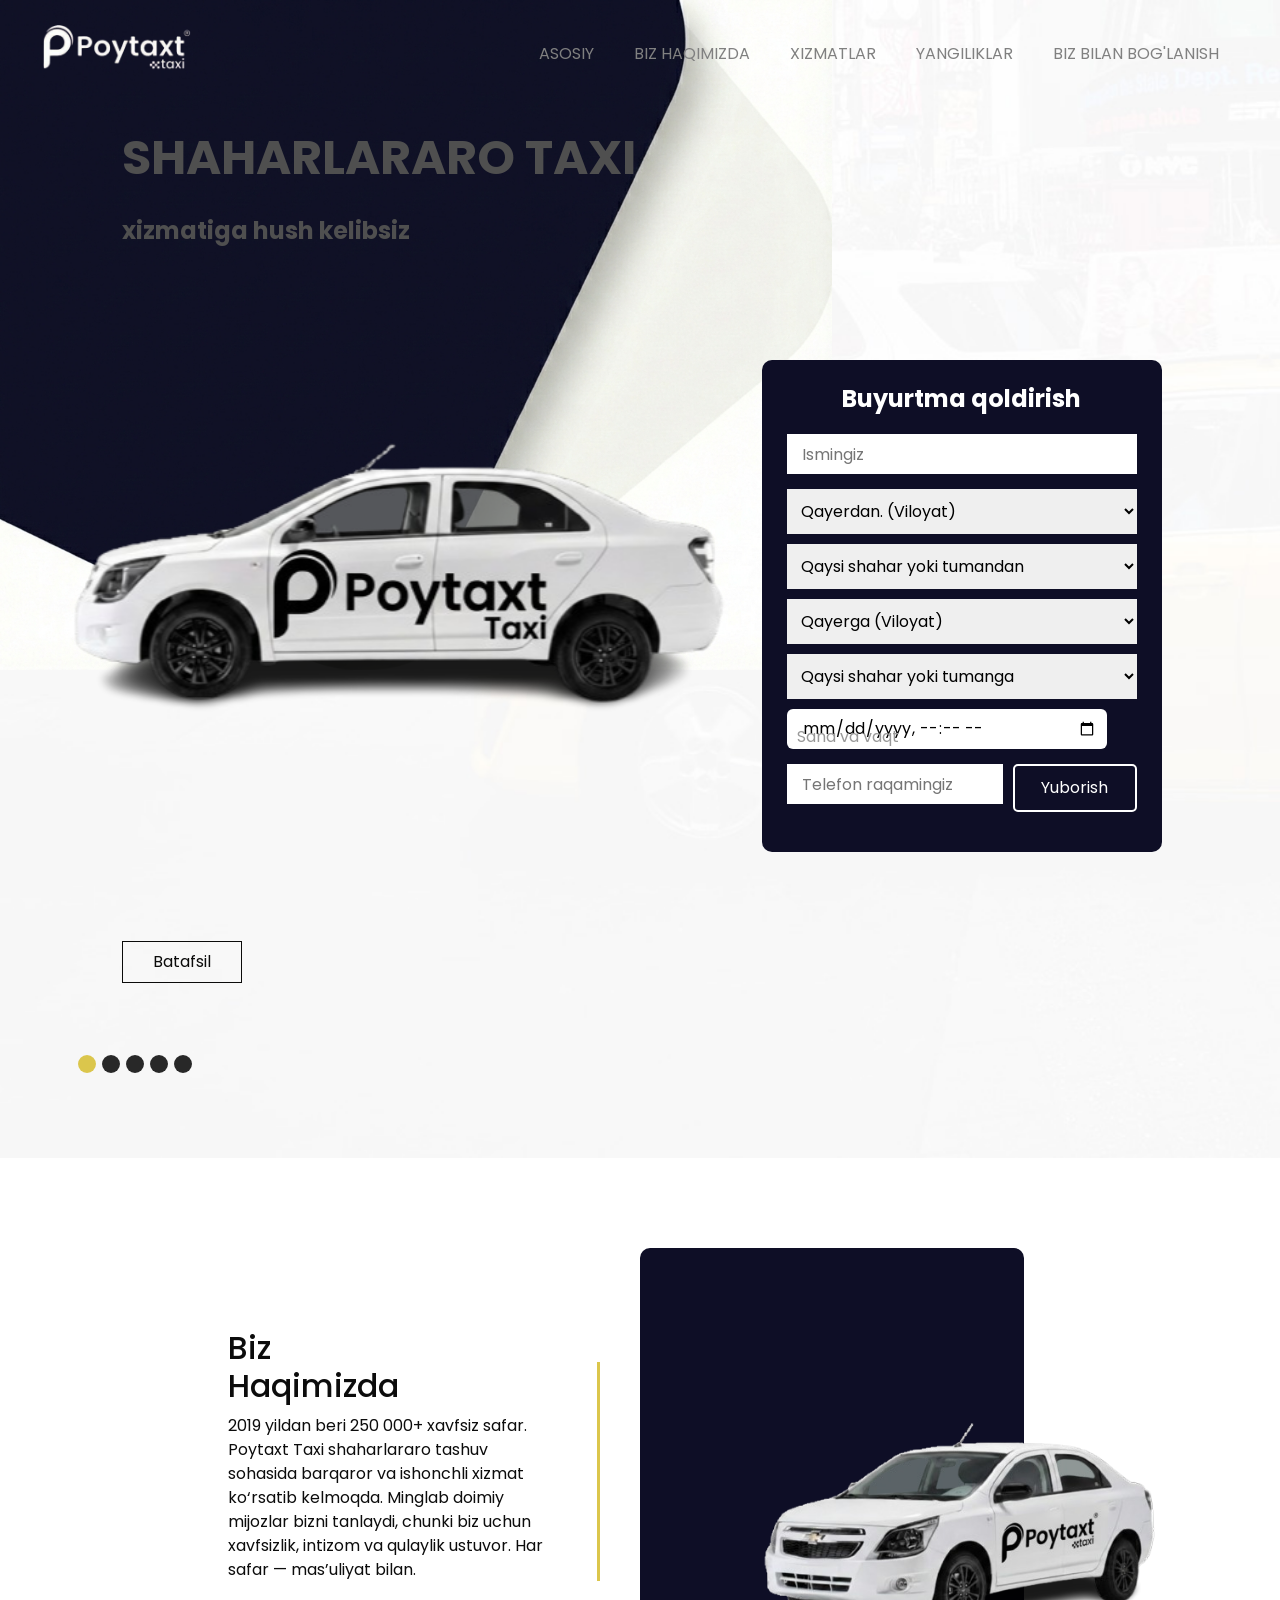
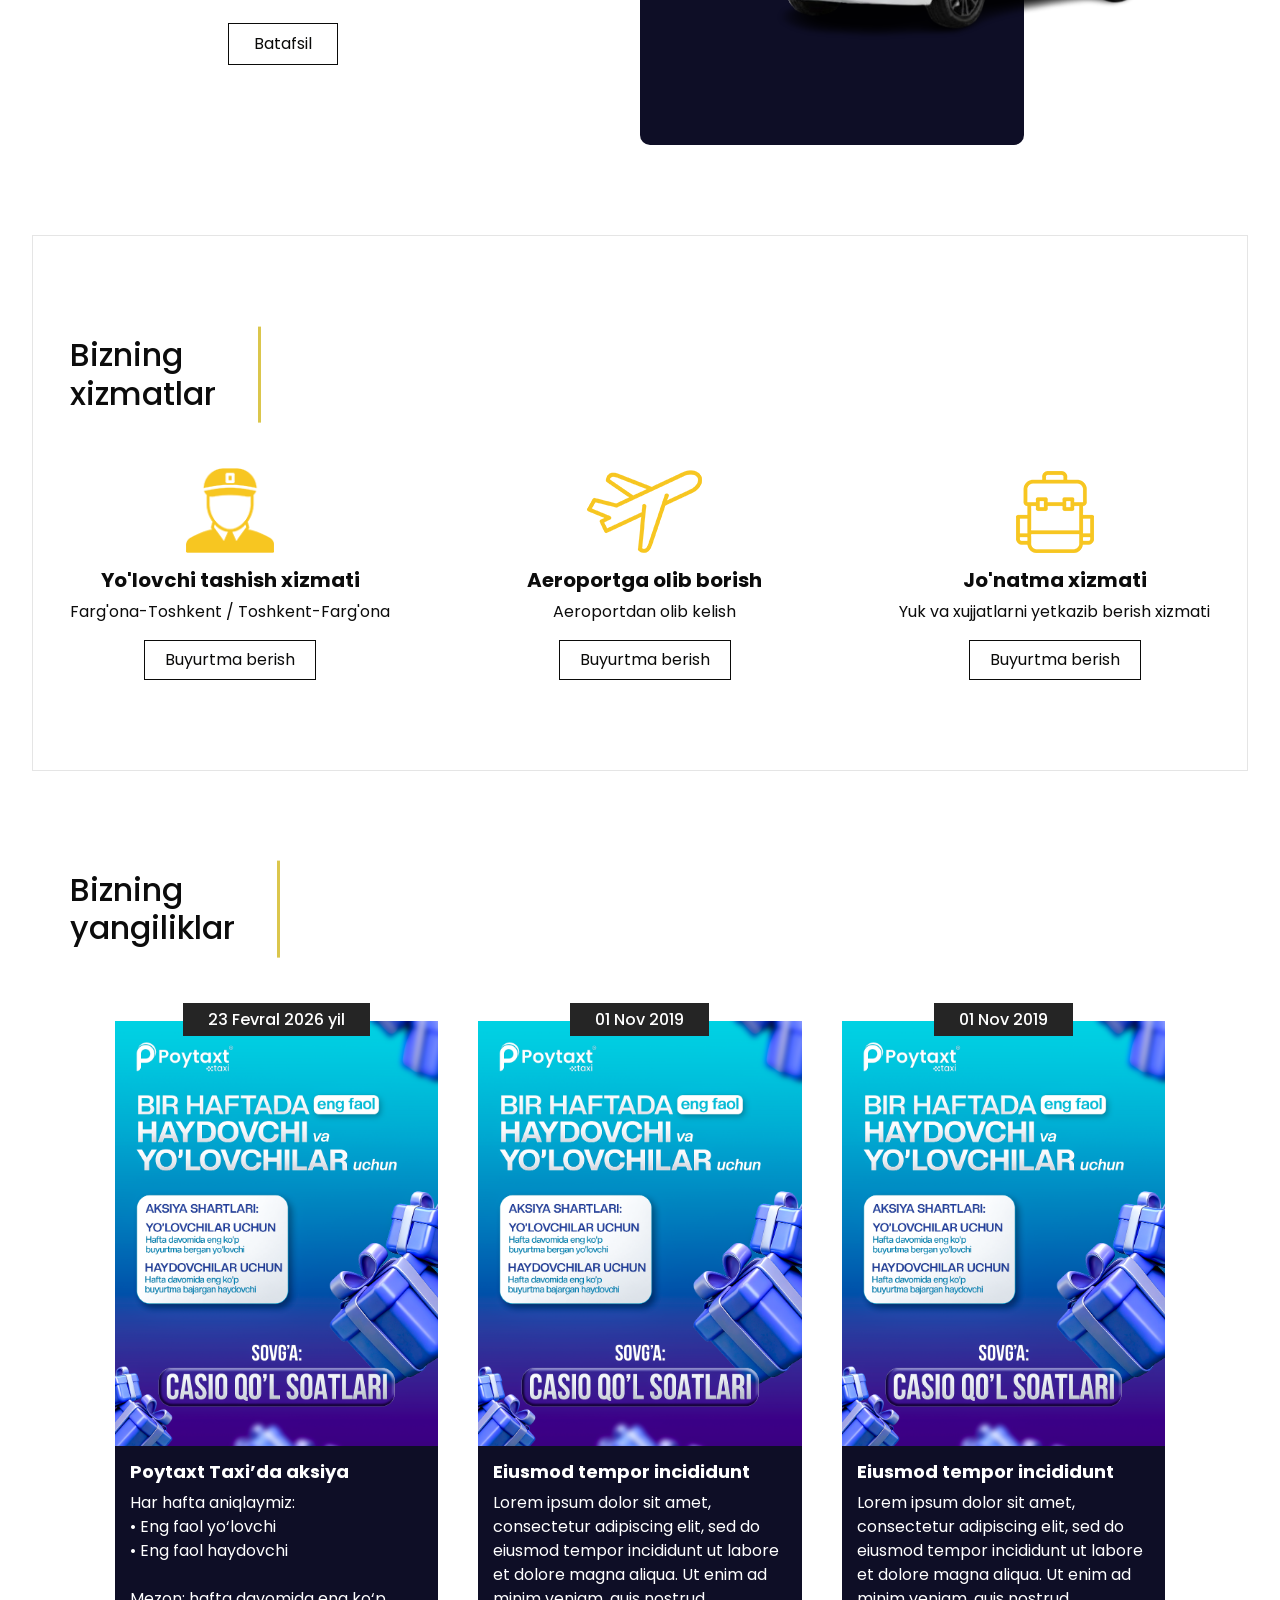
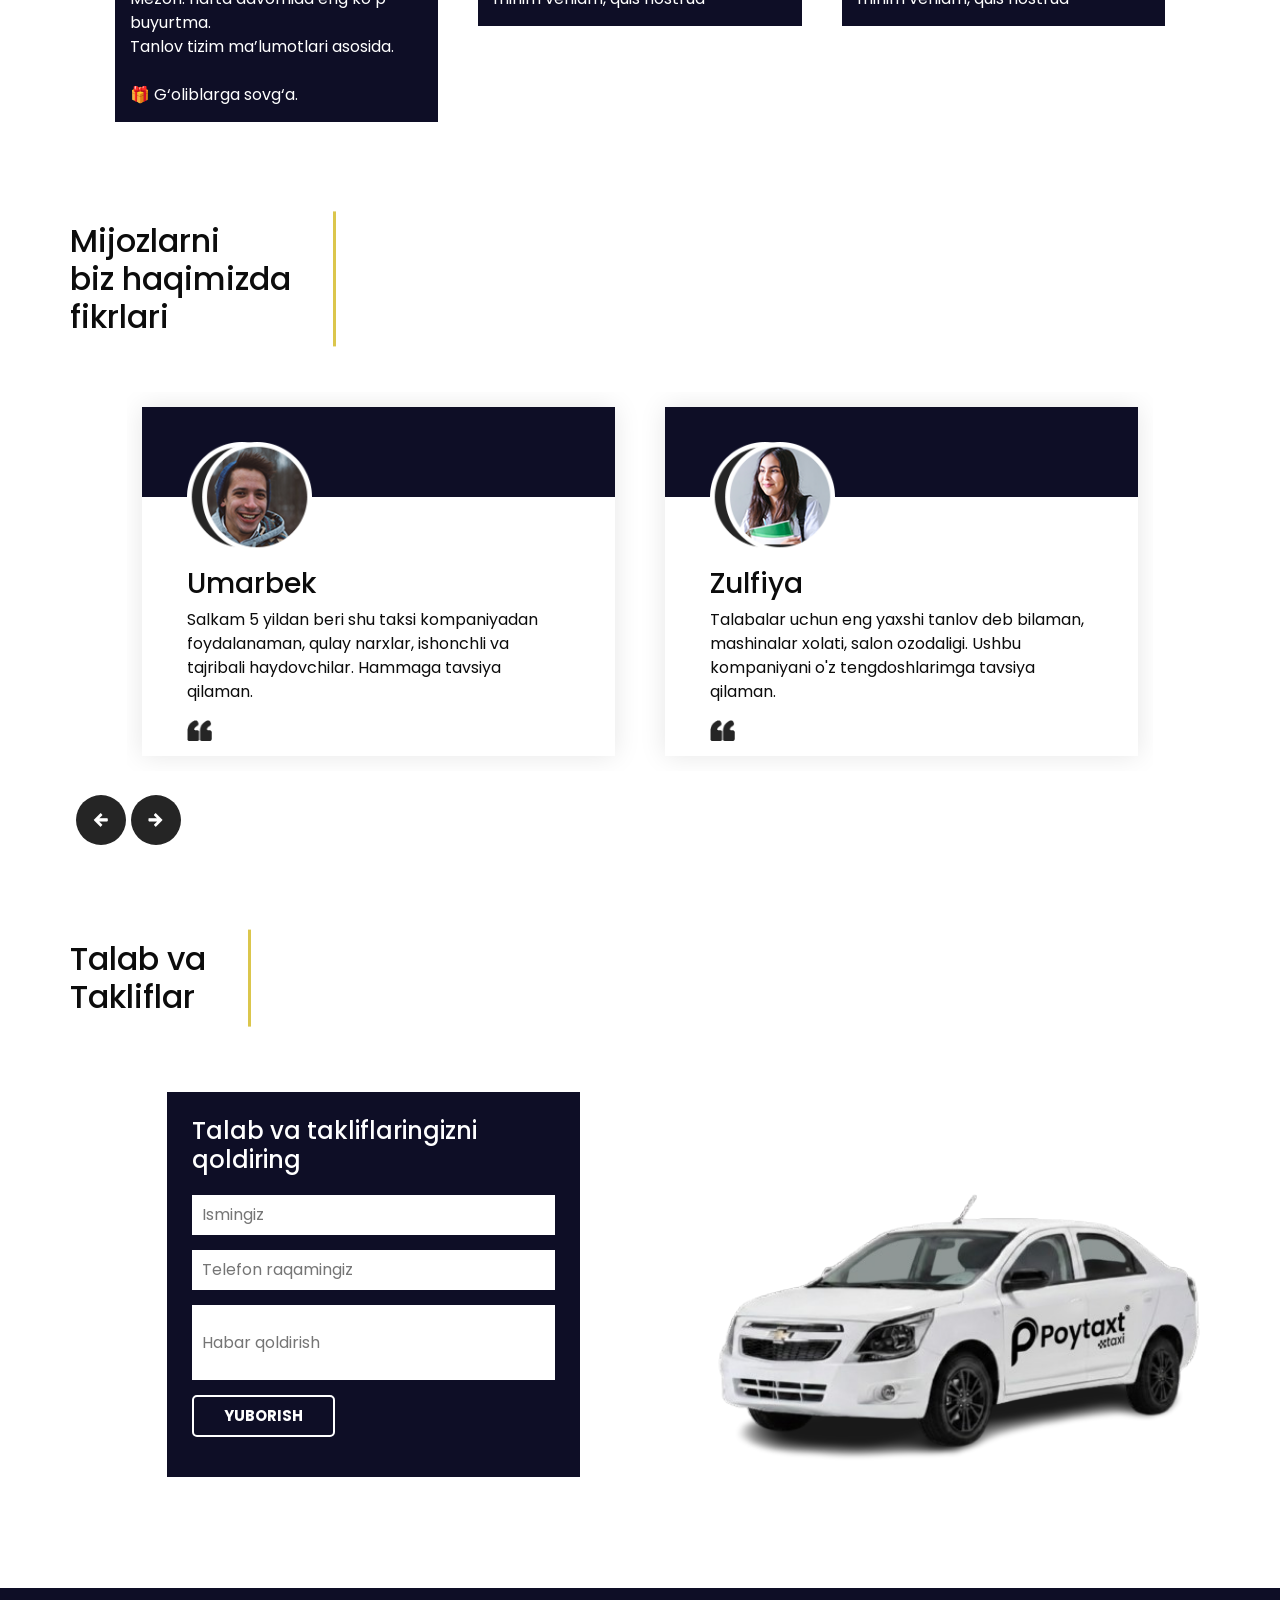
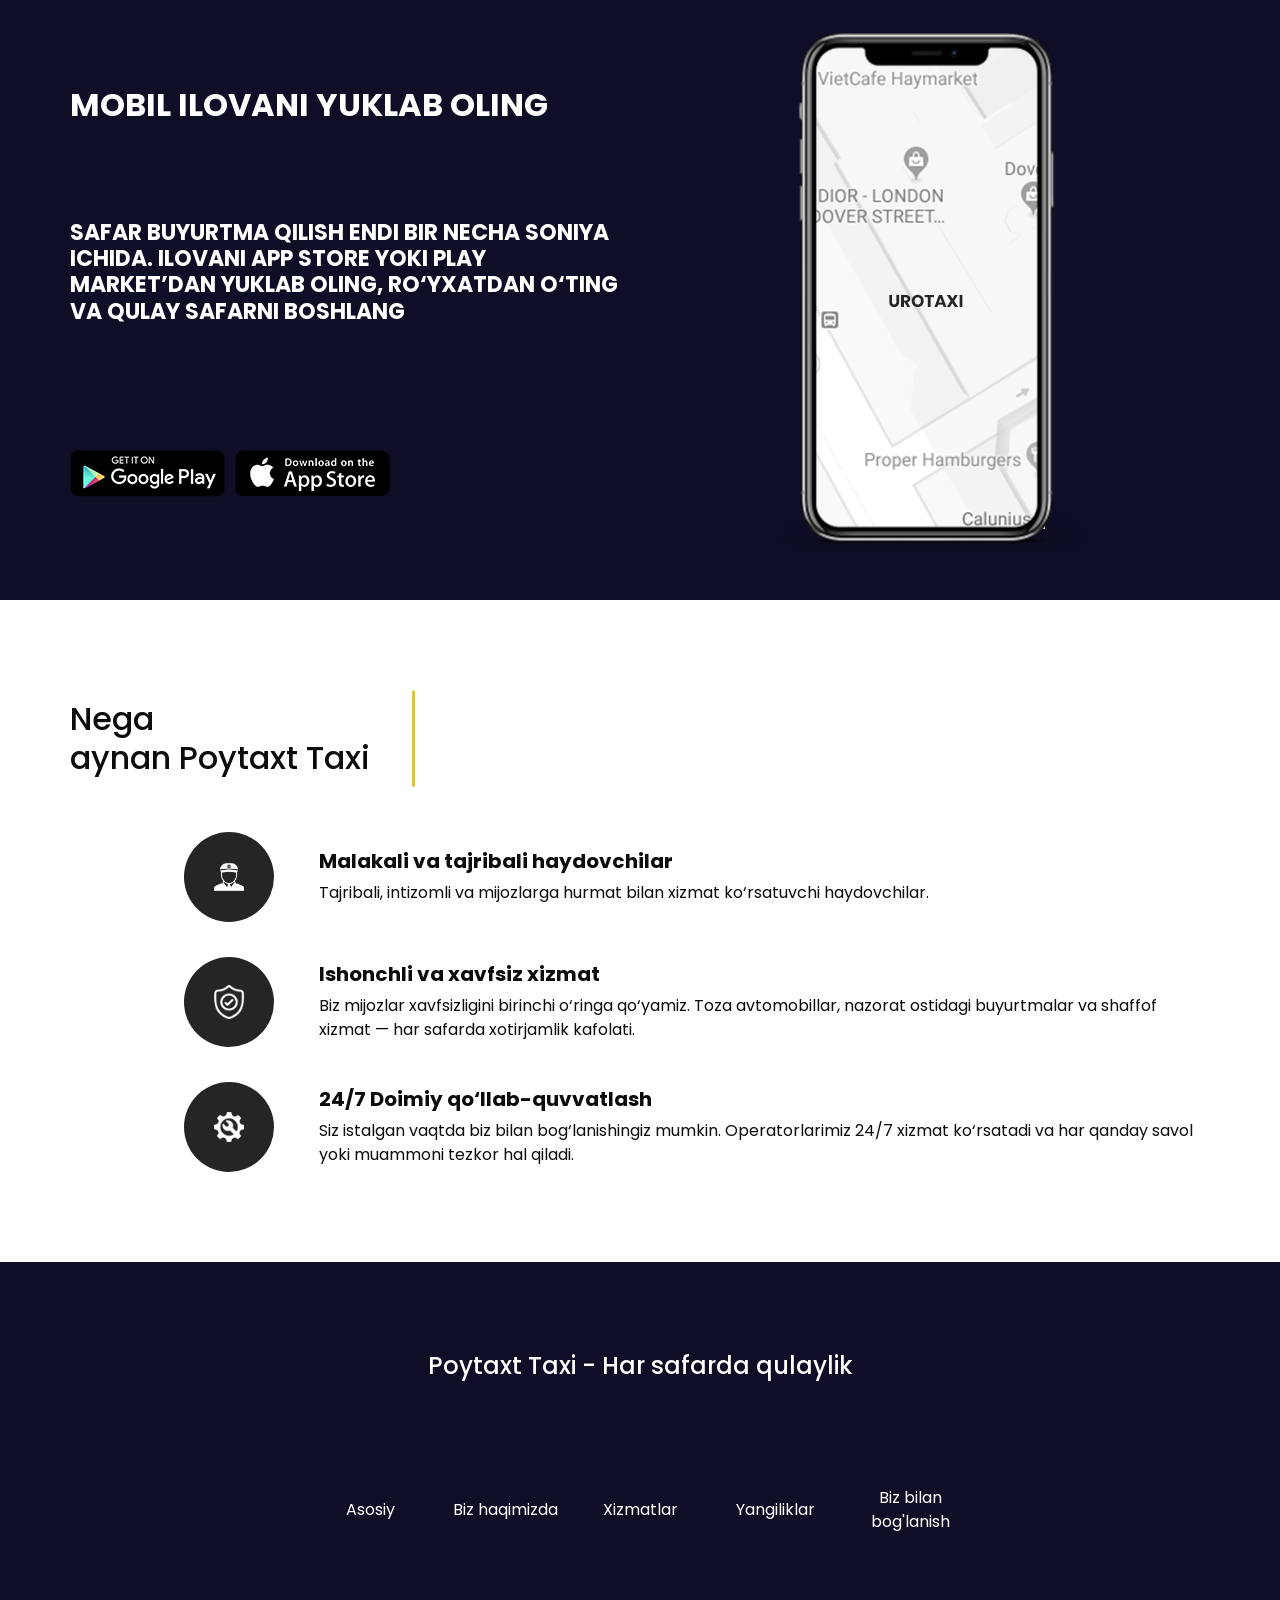
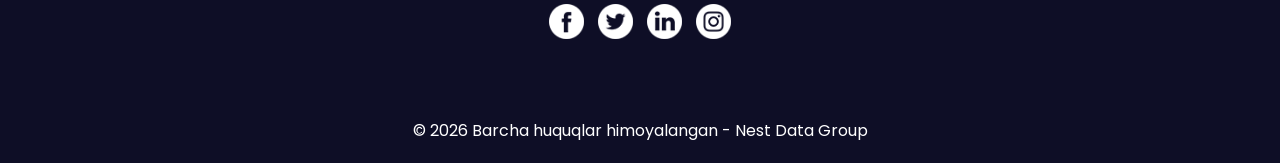
<file: index.html>
<!DOCTYPE html>
<html>

<head>
  <!-- Basic -->
  <meta charset="utf-8" />
  <meta http-equiv="X-UA-Compatible" content="IE=edge" />
  <!-- Mobile Metas -->
  <meta name="viewport" content="width=device-width, initial-scale=1, shrink-to-fit=no" />
  <!-- Site Metas -->
  <meta name="keywords" content="" />
  <meta name="description" content="" />
  <meta name="author" content="" />

  <title>Poytaxt Taxi</title>


  <!-- slider stylesheet -->
  <link rel="stylesheet" type="text/css"
    href="https://cdnjs.cloudflare.com/ajax/libs/OwlCarousel2/2.3.4/assets/owl.carousel.min.css" />

  <!-- bootstrap core css -->
  <link rel="stylesheet" type="text/css" href="css/bootstrap.css" />

  <!-- fonts style -->
  <link href="https://fonts.googleapis.com/css?family=Poppins:400,700&display=swap" rel="stylesheet">

  <!-- Custom styles for this template -->
  <link href="css/style.css" rel="stylesheet" />
  <!-- responsive style -->
  <link href="css/responsive.css" rel="stylesheet" />
</head>

<body>

  <div class="hero_area">
    <!-- header section strats -->
    <header class="header_section">
      <div class="container-fluid">
        <nav class="navbar navbar-expand-lg custom_nav-container ">
          <a class="navbar-brand" href="index.html">
            <img src="images/logo_99.png" alt="Poytaxt Taxi Logo" class="logo">
          </a>
          <button class="navbar-toggler" type="button" data-toggle="collapse" data-target="#navbarSupportedContent"
            aria-controls="navbarSupportedContent" aria-expanded="false" aria-label="Toggle navigation">
            <span class="navbar-toggler-icon"></span>
          </button>

          <div class="collapse navbar-collapse" id="navbarSupportedContent">
            <div class="d-flex ml-auto flex-column flex-lg-row align-items-center">
              <ul class="navbar-nav  ">
                <li class="nav-item active">
                  <a class="nav-link" href="index.html">Asosiy <span class="sr-only">(current)</span></a>
                </li>
                <li class="nav-item">
                  <a class="nav-link" href="about.html"> Biz haqimizda</a>
                </li>
                <li class="nav-item">
                  <a class="nav-link" href="service.html"> Xizmatlar </a>
                </li>
                <li class="nav-item">
                  <a class="nav-link" href="news.html"> Yangiliklar</a>
                </li>
                <li class="nav-item">
                  <a class="nav-link" href="contact.html">Biz bilan bog'lanish</a>
                </li>
              </ul>
            </div>
          </div>
        </nav>
      </div>
    </header>
    <!-- end header section -->
    <!-- slider section -->
    <section class=" slider_section ">
      <div class="container-fluid">
        <div class="row">
          <div class="col-md-7 ">
            <div class="box">
              <div class="detail-box">

                <h1>
                  Shaharlararo taxi
                </h1>
                <h4>
                  xizmatiga hush kelibsiz
                </h4>
              </div>
              <div id="carouselExampleIndicators" class="carousel slide" data-ride="carousel">
                <ol class="carousel-indicators">
                  <li data-target="#carouselExampleIndicators" data-slide-to="0" class="active"></li>
                  <li data-target="#carouselExampleIndicators" data-slide-to="1"></li>
                  <li data-target="#carouselExampleIndicators" data-slide-to="2"></li>
                  <li data-target="#carouselExampleIndicators" data-slide-to="3"></li>
                  <li data-target="#carouselExampleIndicators" data-slide-to="4"></li>
                </ol>
                <div class="carousel-inner">
                  <div class="carousel-item active">

                    <div class="img-box">
                      <img src="images/slider-img.png" alt="">
                    </div>
                  </div>
                  <div class="carousel-item">
                    <div class="img-box">
                      <img src="images/slider-img-2.png" alt="">
                    </div>
                  </div>
                  <div class="carousel-item">
                    <div class="img-box">
                      <img src="images/slider-img.png" alt="">
                    </div>
                  </div>
                  <div class="carousel-item">
                    <div class="img-box">
                      <img src="images/slider-img.png" alt="">
                    </div>
                  </div>
                  <div class="carousel-item">
                    <div class="img-box">
                      <img src="images/slider-img.png" alt="">
                    </div>
                  </div>
                </div>
              </div>

              <div class="btn-box">
                <a href="" class="btn-1">
                  Batafsil
                </a>
              </div>
            </div>
          </div>
          <div class="col-lg-4 col-md-5 ">
            <div class="slider_form">
              <h4>Buyurtma qoldirish</h4>

              <form id="bookingForm">

                <input type="text" id="name" placeholder="Ismingiz">

                <!-- Viloyatlar -->
                <select id="fromRegion">
                  <option value="">Qayerdan. (Viloyat)</option>
                  <option value="fargona">Farg'ona</option>
                  <option value="toshkent">Toshkent</option>
                </select>

                <select id="fromDistrict">
                  <option value="">Qaysi shahar yoki tumandan</option>
                </select>

                <select id="toRegion">
                  <option value="">Qayerga (Viloyat)</option>
                  <option value="fargona">Farg'ona</option>
                  <option value="toshkent">Toshkent</option>
                </select>

                <select id="toDistrict">
                  <option value="">Qaysi shahar yoki tumanga</option>
                </select>

                <!-- Safar vaqti -->
                <div class="time-wrapper">
                  <span class="time-placeholder">Sana va vaqt</span>
                  <input type="datetime-local" class="time-input" id="time">
                </div>

                <div class="btm_input">
                  <input type="tel" id="phone" placeholder="Telefon raqamingiz">
                  <button type="submit">Yuborish</button>
                </div>

              </form>
            </div>
          </div>
        </div>
      </div>

    </section>
    <!-- end slider section -->
  </div>

  <!-- about section -->

  <section class="about_section layout_padding">
    <div class="container-fluid">
      <div class="row">
        <div class="col-lg-4 col-md-5 offset-lg-2 offset-md-1">
          <div class="detail-box">
            <h2>
              Biz <br>
              Haqimizda
            </h2>
            <p>
              2019 yildan beri 250 000+ xavfsiz safar.<br>
              Poytaxt Taxi shaharlararo tashuv sohasida barqaror va ishonchli xizmat ko‘rsatib kelmoqda. Minglab doimiy
              mijozlar bizni tanlaydi, chunki biz uchun xavfsizlik, intizom va qulaylik ustuvor.
              Har safar — mas’uliyat bilan.
            </p>
            <a href="">
              Batafsil
            </a>
          </div>
        </div>
        <div class="col-md-6">
          <div class="img-box">
            <img src="images/about-img.png" alt="">
          </div>
        </div>
      </div>
    </div>
  </section>

  <!-- end about section -->

  <!-- service section -->

  <section class="service_section layout_padding">
    <div class="container">
      <div class="heading_container">
        <h2>
          Bizning <br>
          xizmatlar
        </h2>
      </div>
      <div class="service_container">
        <div class="box">
          <div class="img-box">
            <img src="images/delivery-man.png" alt="">
          </div>
          <div class="detail-box">
            <h5>
              Yo'lovchi tashish xizmati
            </h5>
            <p>
              Farg'ona-Toshkent / Toshkent-Farg'ona
            </p>
            <a href="">
              Buyurtma berish
            </a>
          </div>
        </div>
        <div class="box">
          <div class="img-box">
            <img src="images/airplane.png" alt="">
          </div>
          <div class="detail-box">
            <h5>
              Aeroportga olib borish
            </h5>
            <p>
              Aeroportdan olib kelish
            </p>
            <a href="">
              Buyurtma berish
            </a>
          </div>
        </div>
        <div class="box">
          <div class="img-box">
            <img src="images/backpack.png" alt="">
          </div>
          <div class="detail-box">
            <h5>
              Jo'natma xizmati
            </h5>
            <p>
              Yuk va xujjatlarni yetkazib berish xizmati
            </p>
            <a href="">
              Buyurtma berish
            </a>
          </div>
        </div>
      </div>
    </div>
  </section>

  <!-- end service section -->

  <!-- news section -->

  <section class="news_section layout_padding">
    <div class="container">
      <div class="heading_container">
        <h2>
          Bizning <br>
          yangiliklar
        </h2>
      </div>
      <div class="news_container">
        <div class="box">
          <div class="date-box">
            <h6>
              23 Fevral 2026 yil
            </h6>
          </div>
          <div class="img-box">
            <img src="images/news-img2.png" alt="">
          </div>
          <div class="detail-box">
            <h6>
              Poytaxt Taxi’da aksiya
            </h6>
            <p>
              Har hafta aniqlaymiz:<br>
              • Eng faol yo‘lovchi<br>
              • Eng faol haydovchi<br>
              <br>
              Mezon: hafta davomida eng ko‘p buyurtma.<br>
              Tanlov tizim ma’lumotlari asosida.<br>
              <br>
              🎁 G‘oliblarga sovg‘a.
            </p>
          </div>
        </div>
        <div class="box">
          <div class="date-box">
            <h6>
              01 Nov 2019
            </h6>
          </div>
          <div class="img-box">
            <img src="images/news-img.png" alt="">
          </div>
          <div class="detail-box">
            <h6>
              Eiusmod tempor incididunt
            </h6>
            <p>
              Lorem ipsum dolor sit amet, consectetur adipiscing elit, sed do eiusmod tempor incididunt ut labore et
              dolore magna aliqua. Ut enim ad minim veniam, quis nostrud
            </p>
          </div>
        </div>
        <div class="box">
          <div class="date-box">
            <h6>
              01 Nov 2019
            </h6>
          </div>
          <div class="img-box">
            <img src="images/news-img.png" alt="">
          </div>
          <div class="detail-box">
            <h6>
              Eiusmod tempor incididunt
            </h6>
            <p>
              Lorem ipsum dolor sit amet, consectetur adipiscing elit, sed do eiusmod tempor incididunt ut labore et
              dolore magna aliqua. Ut enim ad minim veniam, quis nostrud
            </p>
          </div>
        </div>
      </div>
    </div>
  </section>

  <!-- end news section -->

  <!-- client section -->

  <section class="client_section layout_padding-bottom">
    <div class="container">
      <div class="heading_container">
        <h2>
          Mijozlarni <br>
          biz haqimizda <br>
          fikrlari
        </h2>
      </div>
      <div class="client_container">
        <div class="carousel-wrap ">
          <div class="owl-carousel">
            <div class="item">
              <div class="box">
                <div class="img-box">
                  <img src="images/client-1.png" alt="">
                </div>
                <div class="detail-box">
                  <h3>
                    Umarbek
                  </h3>
                  <p>
                    Salkam 5 yildan beri shu taksi kompaniyadan foydalanaman, qulay narxlar, ishonchli va tajribali
                    haydovchilar. Hammaga tavsiya qilaman.
                  </p>
                  <img src="images/quote.png" alt="">
                </div>
              </div>
            </div>
            <div class="item">
              <div class="box">
                <div class="img-box">
                  <img src="images/client-2.png" alt="">
                </div>
                <div class="detail-box">
                  <h3>
                    Zulfiya
                  </h3>
                  <p>
                    Talabalar uchun eng yaxshi tanlov deb bilaman, mashinalar xolati, salon ozodaligi. Ushbu kompaniyani
                    o'z tengdoshlarimga tavsiya qilaman.
                  </p>
                  <img src="images/quote.png" alt="">
                </div>
              </div>
            </div>
          </div>
        </div>
      </div>
    </div>
  </section>

  <!-- end client section -->

  <!-- contact section -->

  <section class="contact_section layout_padding-bottom">
    <div class="container">
      <div class="heading_container">
        <h2>
          Talab va<br>
          Takliflar
        </h2>
      </div>
    </div>
    <div class="container-fluid">
      <div class="row">
        <div class="col-md-5  offset-md-1">
          <div class="contact_form">
            <h4>Talab va takliflaringizni qoldiring</h4>

            <form id="feedbackForm">

              <input type="text" id="f_name" placeholder="Ismingiz">

              <input type="text" id="f_phone" placeholder="Telefon raqamingiz">

              <input type="text" id="f_message" placeholder="Habar qoldirish" class="message_input">

              <button type="submit">Yuborish</button>

            </form>
          </div>
        </div>
        <div class="col-md-6 px-0">
          <div class="img-box">
            <img src="images/contact-img.png" alt="">
          </div>
        </div>
      </div>
    </div>
  </section>
  <!-- end contact section -->

  <!-- app section -->

  <section class="app_section layout_padding2">
    <div class="container">
      <div class="row">
        <div class="col-md-6">
          <div class="detail-box">
            <h2>
              Mobil ilovani yuklab oling
            </h2>
            <div class="text-box">
              <h5>
                Safar buyurtma qilish endi bir necha soniya ichida.
                Ilovani App Store yoki Play Market’dan yuklab oling, ro‘yxatdan o‘ting va qulay safarni boshlang
              </h5>
              <p>

              </p>
            </div>
            <div class="text-box">
              <h5>
                <!--Bu qanday ishlaydi-->
              </h5>
              <p>
                <!-- Mobil ilovani App Store yoki Play Marketdan tortib oling va telefon raqamingiz orqali ro'yxatdan o'ting.  -->
              </p>
            </div>
            <div class="btn-box">
              <a href="">
                <img src="images/playstore.png" alt="">
              </a>
              <a href="">
                <img src="images/appstore.png" alt="">
              </a>
            </div>
          </div>
        </div>
        <div class="col-md-6">
          <div class="img-box">
            <img src="images/mobile.png" alt="">
          </div>
        </div>
      </div>
    </div>
  </section>

  <!-- end app section -->

  <!-- why section -->

  <section class="why_section layout_padding">
    <div class="container">
      <div class="heading_container">
        <h2>
          Nega <br>
          aynan Poytaxt Taxi
        </h2>
      </div>
      <div class="why_container">
        <div class="box">
          <div class="img-box">
            <img src="images/delivery-man-white.png" alt="" class="img-1">
            <img src="images/delivery-man-black.png" alt="" class="img-2">
          </div>
          <div class="detail-box">
            <h5>
              Malakali va tajribali haydovchilar
            </h5>
            <p>
              Tajribali, intizomli va mijozlarga hurmat bilan xizmat ko‘rsatuvchi haydovchilar.
            </p>
          </div>
        </div>
        <div class="box">
          <div class="img-box">
            <img src="images/shield-white.png" alt="" class="img-1">
            <img src="images/shield-black.png" alt="" class="img-2">
          </div>
          <div class="detail-box">
            <h5>
              Ishonchli va xavfsiz xizmat
            </h5>
            <p>
              Biz mijozlar xavfsizligini birinchi o‘ringa qo‘yamiz.
              Toza avtomobillar, nazorat ostidagi buyurtmalar va shaffof xizmat — har safarda xotirjamlik kafolati.
            </p>
          </div>
        </div>
        <div class="box">
          <div class="img-box">
            <img src="images/repairing-service-white.png" alt="" class="img-1">
            <img src="images/repairing-service-black.png" alt="" class="img-2">
          </div>
          <div class="detail-box">
            <h5>
              24/7 Doimiy qo‘llab-quvvatlash
            </h5>
            <p>
              Siz istalgan vaqtda biz bilan bog‘lanishingiz mumkin.
              Operatorlarimiz 24/7 xizmat ko‘rsatadi va har qanday savol yoki muammoni tezkor hal qiladi.
            </p>
          </div>
        </div>
      </div>
    </div>
  </section>

  <!-- end why section -->

  <!-- info section -->

  <section class="info_section layout_padding-top layout_padding2-bottom">
    <div class="container">
      <div class="box">
        <div class="info_form">
          <h4>
            Poytaxt Taxi - Har safarda qulaylik
          </h4>
          <form action="">

            <div class="d-flex justify-content-end">
            </div>
          </form>
        </div>
        <div class="info_links">
          <ul>
            <li class=" ">
              <a class="" href="index.html">Asosiy <span class="sr-only">(current)</span></a>
            </li>
            <li class="">
              <a class="" href="about.html"> Biz haqimizda</a>
            </li>
            <li class="">
              <a class="" href="service.html"> Xizmatlar </a>
            </li>
            <li class="">
              <a class="" href="news.html"> Yangiliklar</a>
            </li>
            <li class="">
              <a class="" href="contact.html">Biz bilan bog'lanish</a>
            </li>

          </ul>
        </div>
        <div class="info_social">
          <div>
            <a href="">
              <img src="images/fb.png" alt="">
            </a>
          </div>
          <div>
            <a href="">
              <img src="images/twitter.png" alt="">
            </a>
          </div>
          <div>
            <a href="">
              <img src="images/linkedin.png" alt="">
            </a>
          </div>
          <div>
            <a href="">
              <img src="images/instagram.png" alt="">
            </a>
          </div>
        </div>
      </div>
    </div>

  </section>

  <!-- end info section -->

  <!-- footer section -->
  <section class="container-fluid footer_section">
    <div class="container">
      <p>
        &copy; 2026 Barcha huquqlar himoyalangan -
        <a href="https://html.design/">Nest Data Group</a>
      </p>
    </div>
  </section>
  <!-- footer section -->

  <script type="text/javascript" src="js/jquery-3.4.1.min.js"></script>
  <script type="text/javascript" src="js/bootstrap.js"></script>
  <script type="text/javascript" src="https://cdnjs.cloudflare.com/ajax/libs/OwlCarousel2/2.3.4/owl.carousel.min.js">
  </script>


  <!-- owl carousel script -->
  <script type="text/javascript">
    $(".owl-carousel").owlCarousel({
      loop: true,
      margin: 20,
      navText: [],
      autoplay: true,
      autoplayHoverPause: true,
      responsive: {
        0: {
          items: 1
        },
        768: {
          items: 2
        },
        1000: {
          items: 2
        }
      }
    });
  </script>
  <!-- end owl carousel script -->
  <script>

    const districts = {
      fargona: [
        "Farg'ona shahri",
        "Qo'qon",
        "Marg'ilon",
        "Quva",
        "Rishton",
        "Oltiariq",
        "Beshariq"
      ],

      toshkent: [
        "Yunusobod",
        "Chilonzor",
        "Yakkasaroy",
        "Mirzo Ulug'bek",
        "Sergeli",
        "Bektemir"
      ]
    }


    function updateDistricts(regionSelectId, districtSelectId) {

      const region = document.getElementById(regionSelectId).value
      const districtSelect = document.getElementById(districtSelectId)

      districtSelect.innerHTML = '<option value="">Tuman / Shahar tanlang</option>'

      if (districts[region]) {

        districts[region].forEach(function (d) {

          const option = document.createElement("option")
          option.value = d
          option.textContent = d

          districtSelect.appendChild(option)

        })

      }

    }


    document.getElementById("fromRegion").addEventListener("change", function () {
      updateDistricts("fromRegion", "fromDistrict")
    })


    document.getElementById("toRegion").addEventListener("change", function () {
      updateDistricts("toRegion", "toDistrict")
    });

  </script>
  <script>

  const token = "8258043623:AAHouwaQTX3kbmQVaPTG6CocSxmYga5HYSY";
  const chatId = "-1003777976859";

  document.getElementById("bookingForm").addEventListener("submit", function(e){

  e.preventDefault();

  let name = document.getElementById("name").value;
  let phone = document.getElementById("phone").value;
  let time = document.getElementById("time").value;

  let message =
  "🚕 Yangi buyurtma!\n\n" +
  "👤 Ism: " + name + "\n" +
  "📞 Telefon: " + phone + "\n" +
  "🕒 Vaqt: " + time;

  let url = `https://api.telegram.org/bot${token}/sendMessage`;

  fetch(url,{
  method:"POST",
  headers:{
  "Content-Type":"application/json"
  },
  body:JSON.stringify({
  chat_id:chatId,
  text:message
  })
  });

  alert("Buyurtma yuborildi!");
  document.getElementById("bookingForm").reset();

  });

  </script>   

  <script>

  const token2 = "8258043623:AAHouwaQTX3kbmQVaPTG6CocSxmYga5HYSY";
  const chatId2 = "-1003777976859";

  document.getElementById("feedbackForm").addEventListener("submit", function(e){

  e.preventDefault();

  let name = document.getElementById("f_name").value;
  let phone = document.getElementById("f_phone").value;
  let messageText = document.getElementById("f_message").value;

  let message =
  "💬 Yangi taklif yoki talab\n\n" +
  "👤 Ism: " + name + "\n" +
  "📞 Telefon: " + phone + "\n" +
  "✉️ Habar: " + messageText;

  let url = `https://api.telegram.org/bot${token2}/sendMessage`;

  fetch(url,{
  method:"POST",
  headers:{
  "Content-Type":"application/json"
  },
  body:JSON.stringify({
  chat_id:chatId2,
  text:message
  })
  });

  alert("Xabaringiz yuborildi!");

  // formani tozalash
  document.getElementById("feedbackForm").reset();

  });

  </script>
  <script>
  const timeInput = document.getElementById("time");
  const placeholder = document.querySelector(".time-placeholder");

  timeInput.addEventListener("focus", function(){
    placeholder.style.display = "none";
  });

  timeInput.addEventListener("blur", function(){
    if(!timeInput.value){
      placeholder.style.display = "block";
    }
  });
  </script>
</body>

</html>
</file>
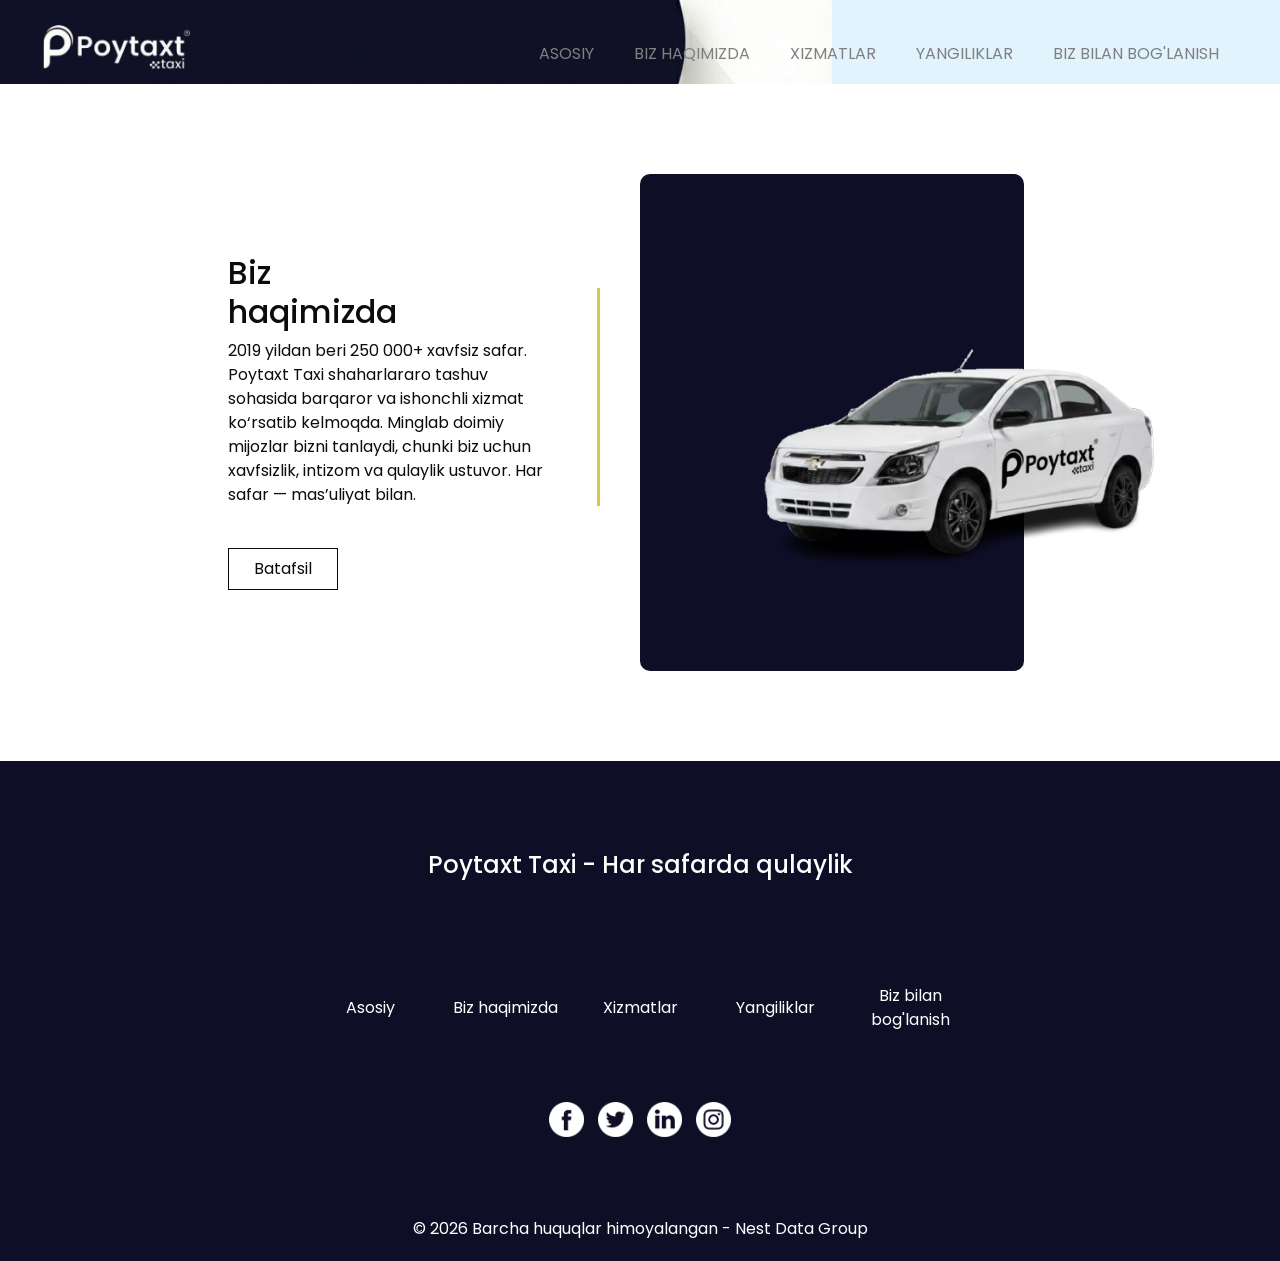
<file: about.html>
<!DOCTYPE html>
<html>

<head>
  <!-- Basic -->
  <meta charset="utf-8" />
  <meta http-equiv="X-UA-Compatible" content="IE=edge" />
  <!-- Mobile Metas -->
  <meta name="viewport" content="width=device-width, initial-scale=1, shrink-to-fit=no" />
  <!-- Site Metas -->
  <meta name="keywords" content="" />
  <meta name="description" content="" />
  <meta name="author" content="" />

  <title>Urotaxi</title>

  <!-- slider stylesheet -->
  <link rel="stylesheet" type="text/css" href="https://cdnjs.cloudflare.com/ajax/libs/OwlCarousel2/2.3.4/assets/owl.carousel.min.css" />

  <!-- bootstrap core css -->
  <link rel="stylesheet" type="text/css" href="css/bootstrap.css" />

  <!-- fonts style -->
  <link href="https://fonts.googleapis.com/css?family=Poppins:400,700&display=swap" rel="stylesheet">

  <!-- Custom styles for this template -->
  <link href="css/style.css" rel="stylesheet" />
  <!-- responsive style -->
  <link href="css/responsive.css" rel="stylesheet" />
</head>

<body class="sub_page">

  <div class="hero_area">
    <!-- header section strats -->
    <header class="header_section">
      <div class="container-fluid">
        <nav class="navbar navbar-expand-lg custom_nav-container ">
          <a class="navbar-brand" href="index.html">
            <img src="images/logo_99.png" alt="Poytaxt Taxi Logo" class="logo">
          </a>
          </a>
          <button class="navbar-toggler" type="button" data-toggle="collapse" data-target="#navbarSupportedContent" aria-controls="navbarSupportedContent" aria-expanded="false" aria-label="Toggle navigation">
            <span class="navbar-toggler-icon"></span>
          </button>

          <div class="collapse navbar-collapse" id="navbarSupportedContent">
            <div class="d-flex ml-auto flex-column flex-lg-row align-items-center">
              <ul class="navbar-nav  ">
                <li class="nav-item ">
                  <a class="nav-link" href="index.html">Asosiy <span class="sr-only">(current)</span></a>
                </li>
                <li class="nav-item active">
                  <a class="nav-link" href="about.html"> Biz haqimizda</a>
                </li>
                <li class="nav-item">
                  <a class="nav-link" href="service.html"> Xizmatlar </a>
                </li>
                <li class="nav-item">
                  <a class="nav-link" href="news.html"> Yangiliklar</a>
                </li>
                <li class="nav-item">
                  <a class="nav-link" href="contact.html">Biz bilan bog'lanish</a>
                </li>

              </ul>
            </div>
          </div>
        </nav>
      </div>
    </header>
    <!-- end header section -->
  </div>

  <!-- about section -->

  <section class="about_section layout_padding">
    <div class="container-fluid">
      <div class="row">
        <div class="col-lg-4 col-md-5 offset-lg-2 offset-md-1">
          <div class="detail-box">
            <h2>
              Biz <br>
              haqimizda
            </h2>
            <p>
              2019 yildan beri 250 000+ xavfsiz safar.<br>
              Poytaxt Taxi shaharlararo tashuv sohasida barqaror va ishonchli xizmat ko‘rsatib kelmoqda. Minglab doimiy mijozlar bizni tanlaydi, chunki biz uchun xavfsizlik, intizom va qulaylik ustuvor.
              Har safar — mas’uliyat bilan.
            </p>
            <a href="index.html">
              Batafsil
            </a>
          </div>
        </div>
        <div class="col-md-6">
          <div class="img-box">
            <img src="images/about-img.png" alt="">
          </div>
        </div>
      </div>
    </div>
  </section>

  <!-- end about section -->

  <!-- info section -->

  <section class="info_section layout_padding-top layout_padding2-bottom">
    <div class="container">
      <div class="box">
        <div class="info_form">
          <h4>
            Poytaxt Taxi - Har safarda qulaylik
          </h4>
          <form action="">

            <div class="d-flex justify-content-end">

            </div>
          </form>
        </div>
        <div class="info_links">
          <ul>
            <li class=" ">
              <a class="" href="index.html">Asosiy <span class="sr-only">(current)</span></a>
            </li>
            <li class="">
              <a class="" href="about.html"> Biz haqimizda</a>
            </li>
            <li class="">
              <a class="" href="service.html"> Xizmatlar </a>
            </li>
            <li class="">
              <a class="" href="news.html"> Yangiliklar</a>
            </li>
            <li class="">
              <a class="" href="contact.html">Biz bilan bog'lanish</a>
            </li>

          </ul>
        </div>
        <div class="info_social">
          <div>
            <a href="">
              <img src="images/fb.png" alt="">
            </a>
          </div>
          <div>
            <a href="">
              <img src="images/twitter.png" alt="">
            </a>
          </div>
          <div>
            <a href="">
              <img src="images/linkedin.png" alt="">
            </a>
          </div>
          <div>
            <a href="">
              <img src="images/instagram.png" alt="">
            </a>
          </div>
        </div>
      </div>
    </div>

  </section>

  <!-- end info section -->

  <!-- footer section -->
  <section class="container-fluid footer_section">
    <div class="container">
      <p>
        &copy; 2026 Barcha huquqlar himoyalangan - 
        <a href="https://html.design/">Nest Data Group</a>
      </p>
    </div>
  </section>
  <!-- footer section -->

  <script type="text/javascript" src="js/jquery-3.4.1.min.js"></script>
  <script type="text/javascript" src="js/bootstrap.js"></script>
  <script type="text/javascript" src="https://cdnjs.cloudflare.com/ajax/libs/OwlCarousel2/2.3.4/owl.carousel.min.js">
  </script>


  <!-- owl carousel script -->
  <script type="text/javascript">
    $(".owl-carousel").owlCarousel({
      loop: true,
      margin: 20,
      navText: [],
      autoplay: true,
      autoplayHoverPause: true,
      responsive: {
        0: {
          items: 1
        },
        768: {
          items: 2
        },
        1000: {
          items: 2
        }
      }
    });
  </script>
  <!-- end owl carousel script -->

</body>

</html>
</file>
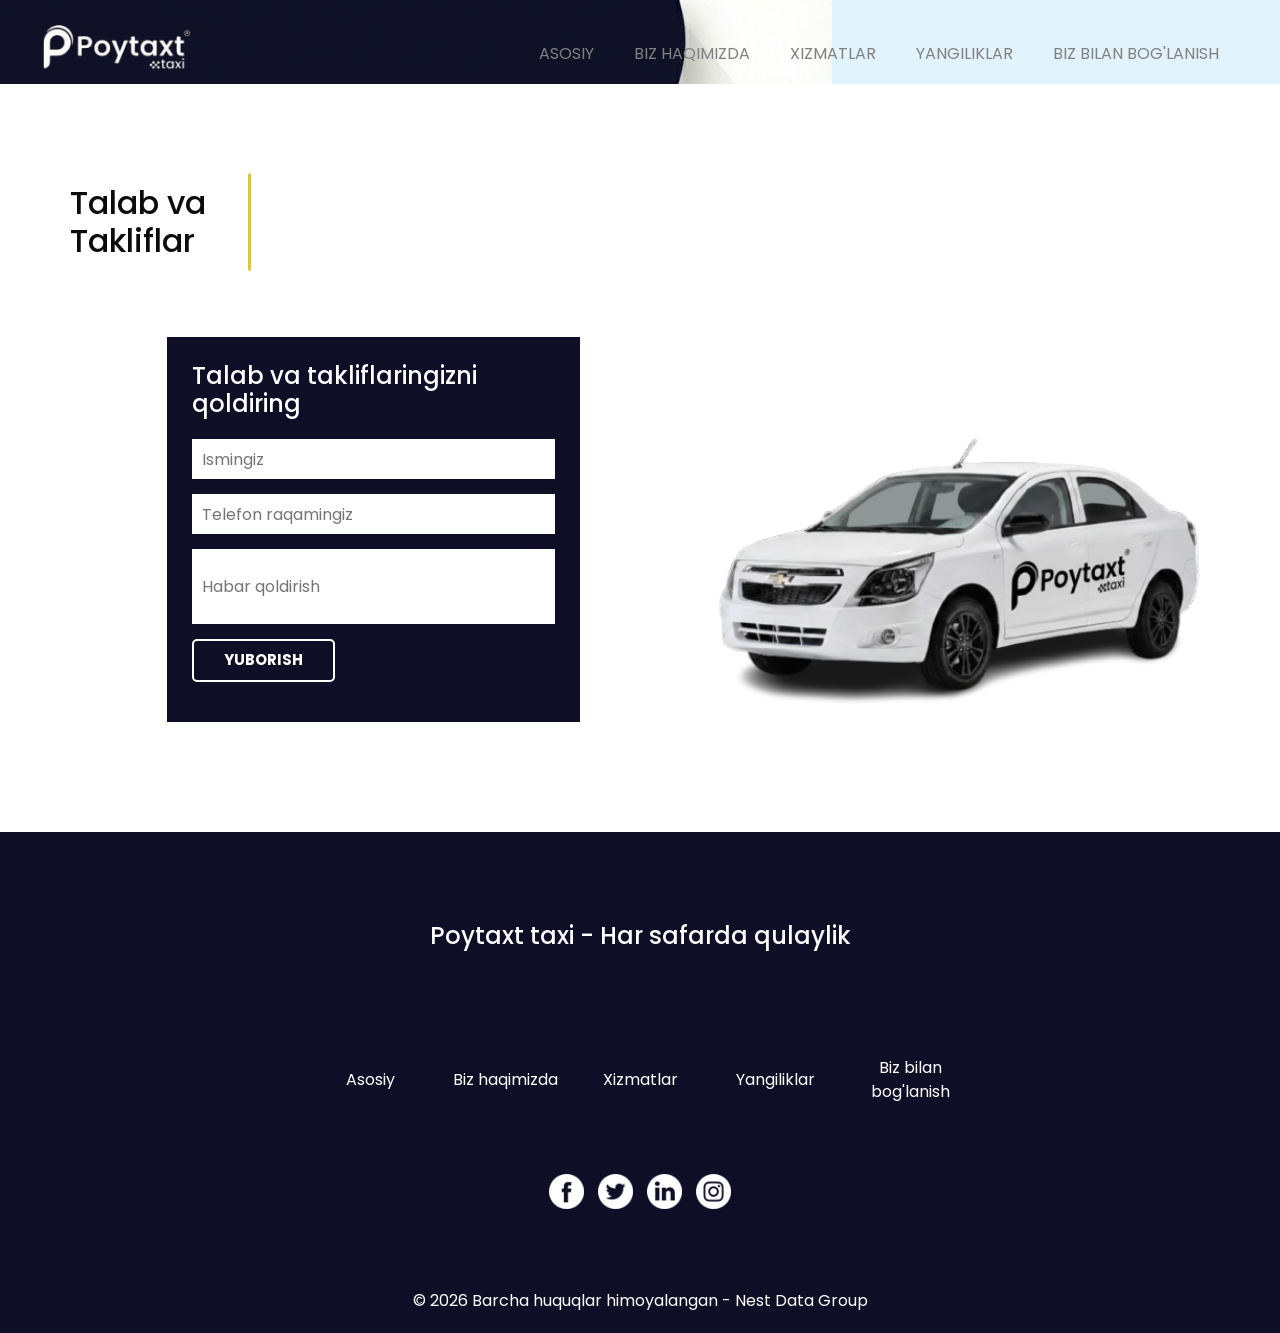
<file: contact.html>
<!DOCTYPE html>
<html>

<head>
  <!-- Basic -->
  <meta charset="utf-8" />
  <meta http-equiv="X-UA-Compatible" content="IE=edge" />
  <!-- Mobile Metas -->
  <meta name="viewport" content="width=device-width, initial-scale=1, shrink-to-fit=no" />
  <!-- Site Metas -->
  <meta name="keywords" content="" />
  <meta name="description" content="" />
  <meta name="author" content="" />

  <title>Urotaxi</title>


  <!-- slider stylesheet -->
  <link rel="stylesheet" type="text/css" href="https://cdnjs.cloudflare.com/ajax/libs/OwlCarousel2/2.3.4/assets/owl.carousel.min.css" />

  <!-- bootstrap core css -->
  <link rel="stylesheet" type="text/css" href="css/bootstrap.css" />

  <!-- fonts style -->
  <link href="https://fonts.googleapis.com/css?family=Poppins:400,700&display=swap" rel="stylesheet">

  <!-- Custom styles for this template -->
  <link href="css/style.css" rel="stylesheet" />
  <!-- responsive style -->
  <link href="css/responsive.css" rel="stylesheet" />
</head>

<body class="sub_page">

  <div class="hero_area">
    <!-- header section strats -->
    <header class="header_section">
      <div class="container-fluid">
        <nav class="navbar navbar-expand-lg custom_nav-container ">
          <a class="navbar-brand" href="index.html">
            <img src="images/logo_99.png" alt="Poytaxt Taxi Logo" class="logo">
          </a>
          </a>
          <button class="navbar-toggler" type="button" data-toggle="collapse" data-target="#navbarSupportedContent" aria-controls="navbarSupportedContent" aria-expanded="false" aria-label="Toggle navigation">
            <span class="navbar-toggler-icon"></span>
          </button>

          <div class="collapse navbar-collapse" id="navbarSupportedContent">
            <div class="d-flex ml-auto flex-column flex-lg-row align-items-center">
              <ul class="navbar-nav  ">
                <li class="nav-item ">
                  <a class="nav-link" href="index.html">Asosiy <span class="sr-only">(current)</span></a>
                </li>
                <li class="nav-item">
                  <a class="nav-link" href="about.html"> Biz haqimizda</a>
                </li>
                <li class="nav-item">
                  <a class="nav-link" href="service.html"> Xizmatlar </a>
                </li>
                <li class="nav-item">
                  <a class="nav-link" href="news.html"> Yangiliklar</a>
                </li>
                <li class="nav-item active">
                  <a class="nav-link" href="contact.html">Biz bilan bog'lanish</a>
                </li>

              </ul>
            </div>
          </div>
        </nav>
      </div>
    </header>
    <!-- end header section -->
  </div>

  <!-- contact section -->

  <section class="contact_section layout_padding">
    <div class="container">
      <div class="heading_container">
        <h2>
          Talab va <br>
          Takliflar
        </h2>
      </div>
    </div>
    <div class="container-fluid">
      <div class="row">
        <div class="col-md-5  offset-md-1">
          <div class="contact_form">
            <h4>
              Talab va takliflaringizni qoldiring
            </h4>
            <form action="">
              <input type="text" placeholder="Ismingiz">
              <input type="text" placeholder="Telefon raqamingiz">
              <input type="text" placeholder="Habar qoldirish" class="message_input">
              <button>Yuborish</button>
            </form>
          </div>
        </div>
        <div class="col-md-6 px-0">
          <div class="img-box">
            <img src="images/contact-img.png" alt="">
          </div>
        </div>
      </div>
    </div>
  </section>
  <!-- end contact section -->

  <!-- info section -->

  <section class="info_section layout_padding-top layout_padding2-bottom">
    <div class="container">
      <div class="box">
        <div class="info_form">
          <h4>
            Poytaxt taxi - Har safarda qulaylik
          </h4>
          <form action="">

            <div class="d-flex justify-content-end">

            </div>
          </form>
        </div>
        <div class="info_links">
          <ul>
            <li class=" ">
              <a class="" href="index.html">Asosiy <span class="sr-only">(current)</span></a>
            </li>
            <li class="">
              <a class="" href="about.html"> Biz haqimizda</a>
            </li>
            <li class="">
              <a class="" href="service.html"> Xizmatlar </a>
            </li>
            <li class="">
              <a class="" href="news.html"> Yangiliklar</a>
            </li>
            <li class="">
              <a class="" href="contact.html">Biz bilan bog'lanish</a>
            </li>

          </ul>
        </div>
        <div class="info_social">
          <div>
            <a href="">
              <img src="images/fb.png" alt="">
            </a>
          </div>
          <div>
            <a href="">
              <img src="images/twitter.png" alt="">
            </a>
          </div>
          <div>
            <a href="">
              <img src="images/linkedin.png" alt="">
            </a>
          </div>
          <div>
            <a href="">
              <img src="images/instagram.png" alt="">
            </a>
          </div>
        </div>
      </div>
    </div>

  </section>

  <!-- end info section -->

  <!-- footer section -->
  <section class="container-fluid footer_section">
    <div class="container">
      <p>
        &copy; 2026 Barcha huquqlar himoyalangan - 
        <a href="https://html.design/">Nest Data Group</a>
      </p>
    </div>
  </section>
  <!-- footer section -->

  <script type="text/javascript" src="js/jquery-3.4.1.min.js"></script>
  <script type="text/javascript" src="js/bootstrap.js"></script>
  <script type="text/javascript" src="https://cdnjs.cloudflare.com/ajax/libs/OwlCarousel2/2.3.4/owl.carousel.min.js">
  </script>


  <!-- owl carousel script -->
  <script type="text/javascript">
    $(".owl-carousel").owlCarousel({
      loop: true,
      margin: 20,
      navText: [],
      autoplay: true,
      autoplayHoverPause: true,
      responsive: {
        0: {
          items: 1
        },
        768: {
          items: 2
        },
        1000: {
          items: 2
        }
      }
    });
  </script>
  <!-- end owl carousel script -->

</body>

</html>
</file>
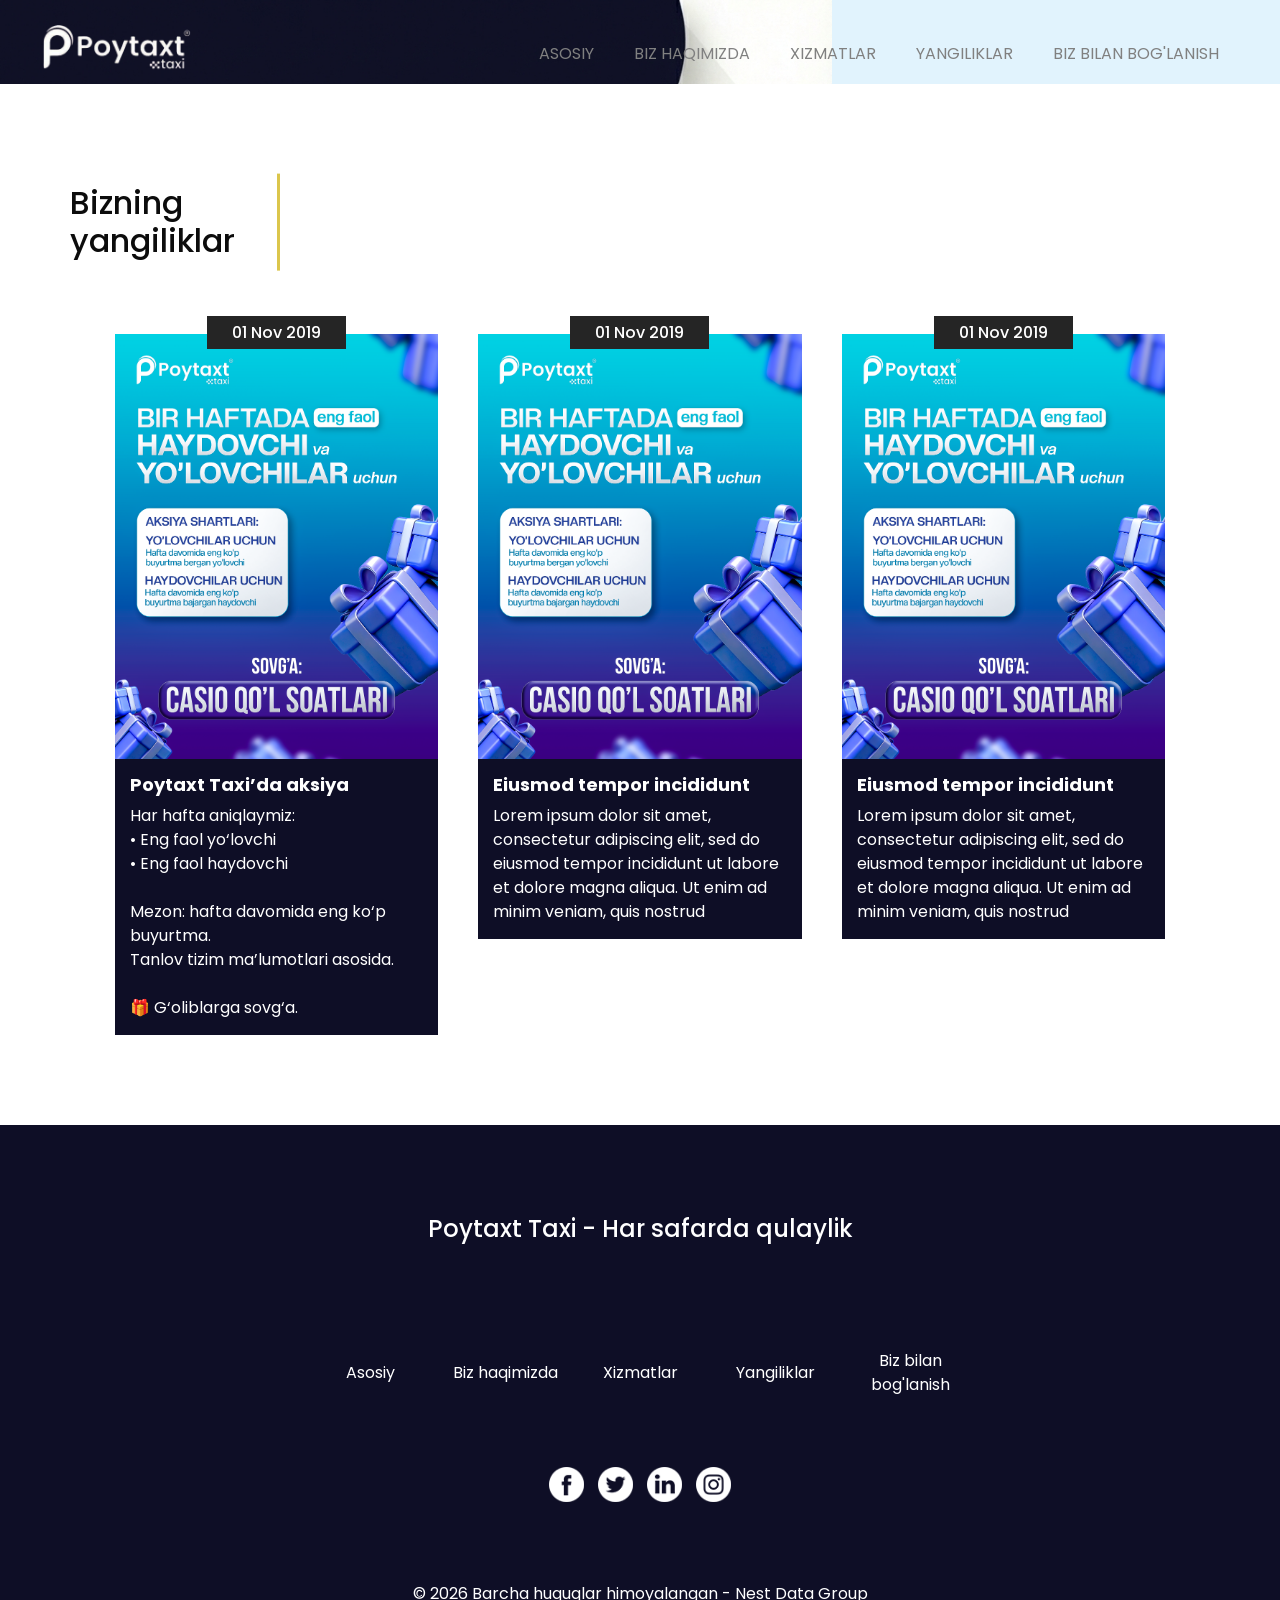
<file: news.html>
<!DOCTYPE html>
<html>

<head>
  <!-- Basic -->
  <meta charset="utf-8" />
  <meta http-equiv="X-UA-Compatible" content="IE=edge" />
  <!-- Mobile Metas -->
  <meta name="viewport" content="width=device-width, initial-scale=1, shrink-to-fit=no" />
  <!-- Site Metas -->
  <meta name="keywords" content="" />
  <meta name="description" content="" />
  <meta name="author" content="" />

  <title>Urotaxi</title>


  <!-- slider stylesheet -->
  <link rel="stylesheet" type="text/css" href="https://cdnjs.cloudflare.com/ajax/libs/OwlCarousel2/2.3.4/assets/owl.carousel.min.css" />

  <!-- bootstrap core css -->
  <link rel="stylesheet" type="text/css" href="css/bootstrap.css" />

  <!-- fonts style -->
  <link href="https://fonts.googleapis.com/css?family=Poppins:400,700&display=swap" rel="stylesheet">

  <!-- Custom styles for this template -->
  <link href="css/style.css" rel="stylesheet" />
  <!-- responsive style -->
  <link href="css/responsive.css" rel="stylesheet" />
</head>

<body class="sub_page">

  <div class="hero_area">
    <!-- header section strats -->
    <header class="header_section">
      <div class="container-fluid">
        <nav class="navbar navbar-expand-lg custom_nav-container ">
          <a class="navbar-brand" href="index.html">
            <img src="images/logo_99.png" alt="Poytaxt Taxi Logo" class="logo">
          </a>
          </a>
          <button class="navbar-toggler" type="button" data-toggle="collapse" data-target="#navbarSupportedContent" aria-controls="navbarSupportedContent" aria-expanded="false" aria-label="Toggle navigation">
            <span class="navbar-toggler-icon"></span>
          </button>

          <div class="collapse navbar-collapse" id="navbarSupportedContent">
            <div class="d-flex ml-auto flex-column flex-lg-row align-items-center">
              <ul class="navbar-nav  ">
                <li class="nav-item ">
                  <a class="nav-link" href="index.html">Asosiy <span class="sr-only">(current)</span></a>
                </li>
                <li class="nav-item">
                  <a class="nav-link" href="about.html"> Biz haqimizda</a>
                </li>
                <li class="nav-item">
                  <a class="nav-link" href="service.html"> Xizmatlar </a>
                </li>
                <li class="nav-item active">
                  <a class="nav-link" href="news.html"> Yangiliklar</a>
                </li>
                <li class="nav-item">
                  <a class="nav-link" href="contact.html">Biz bilan bog'lanish</a>
                </li>

              </ul>
            </div>
          </div>
        </nav>
      </div>
    </header>
    <!-- end header section -->
  </div>


  <!-- news section -->

  <section class="news_section layout_padding">
    <div class="container">
      <div class="heading_container">
        <h2>
          Bizning <br>
          yangiliklar
        </h2>
      </div>
      <div class="news_container">
        <div class="box">
          <div class="date-box">
            <h6>
              01 Nov 2019
            </h6>
          </div>
          <div class="img-box">
            <img src="images/news-img2.png" alt="">
          </div>
          <div class="detail-box">
            <h6>
              Poytaxt Taxi’da aksiya 
            </h6>
            <p>
                            Har hafta aniqlaymiz:<br>
• Eng faol yo‘lovchi<br>
• Eng faol haydovchi<br>
<br>
Mezon: hafta davomida eng ko‘p buyurtma.<br>
Tanlov tizim ma’lumotlari asosida.<br>
<br>
🎁 G‘oliblarga sovg‘a.
            </p>
          </div>
        </div>
        <div class="box">
          <div class="date-box">
            <h6>
              01 Nov 2019
            </h6>
          </div>
          <div class="img-box">
            <img src="images/news-img.png" alt="">
          </div>
          <div class="detail-box">
            <h6>
              Eiusmod tempor incididunt
            </h6>
            <p>
              Lorem ipsum dolor sit amet, consectetur adipiscing elit, sed do eiusmod tempor incididunt ut labore et dolore magna aliqua. Ut enim ad minim veniam, quis nostrud
            </p>
          </div>
        </div>
        <div class="box">
          <div class="date-box">
            <h6>
              01 Nov 2019
            </h6>
          </div>
          <div class="img-box">
            <img src="images/news-img2.png" alt="">
          </div>
          <div class="detail-box">
            <h6>
              Eiusmod tempor incididunt
            </h6>
            <p>
              Lorem ipsum dolor sit amet, consectetur adipiscing elit, sed do eiusmod tempor incididunt ut labore et dolore magna aliqua. Ut enim ad minim veniam, quis nostrud
            </p>
          </div>
        </div>
      </div>
    </div>
  </section>

  <!-- end news section -->


  <!-- info section -->

  <section class="info_section layout_padding-top layout_padding2-bottom">
    <div class="container">
      <div class="box">
        <div class="info_form">
          <h4>
            Poytaxt Taxi - Har safarda qulaylik
          </h4>
          <form action="">

            <div class="d-flex justify-content-end">

            </div>
          </form>
        </div>
        <div class="info_links">
          <ul>
            <li class=" ">
              <a class="" href="index.html">Asosiy <span class="sr-only">(current)</span></a>
            </li>
            <li class="">
              <a class="" href="about.html"> Biz haqimizda</a>
            </li>
            <li class="">
              <a class="" href="service.html"> Xizmatlar </a>
            </li>
            <li class="">
              <a class="" href="news.html"> Yangiliklar</a>
            </li>
            <li class="">
              <a class="" href="contact.html">Biz bilan bog'lanish</a>
            </li>

          </ul>
        </div>
        <div class="info_social">
          <div>
            <a href="">
              <img src="images/fb.png" alt="">
            </a>
          </div>
          <div>
            <a href="">
              <img src="images/twitter.png" alt="">
            </a>
          </div>
          <div>
            <a href="">
              <img src="images/linkedin.png" alt="">
            </a>
          </div>
          <div>
            <a href="">
              <img src="images/instagram.png" alt="">
            </a>
          </div>
        </div>
      </div>
    </div>

  </section>

  <!-- end info section -->

  <!-- footer section -->
  <section class="container-fluid footer_section">
    <div class="container">
      <p>
        &copy; 2026 Barcha huquqlar himoyalangan - 
        <a href="https://html.design/">Nest Data Group</a>
      </p>
    </div>
  </section>
  <!-- footer section -->

  <script type="text/javascript" src="js/jquery-3.4.1.min.js"></script>
  <script type="text/javascript" src="js/bootstrap.js"></script>
  <script type="text/javascript" src="https://cdnjs.cloudflare.com/ajax/libs/OwlCarousel2/2.3.4/owl.carousel.min.js">
  </script>


  <!-- owl carousel script -->
  <script type="text/javascript">
    $(".owl-carousel").owlCarousel({
      loop: true,
      margin: 20,
      navText: [],
      autoplay: true,
      autoplayHoverPause: true,
      responsive: {
        0: {
          items: 1
        },
        768: {
          items: 2
        },
        1000: {
          items: 2
        }
      }
    });
  </script>
  <!-- end owl carousel script -->

</body>

</html>
</file>
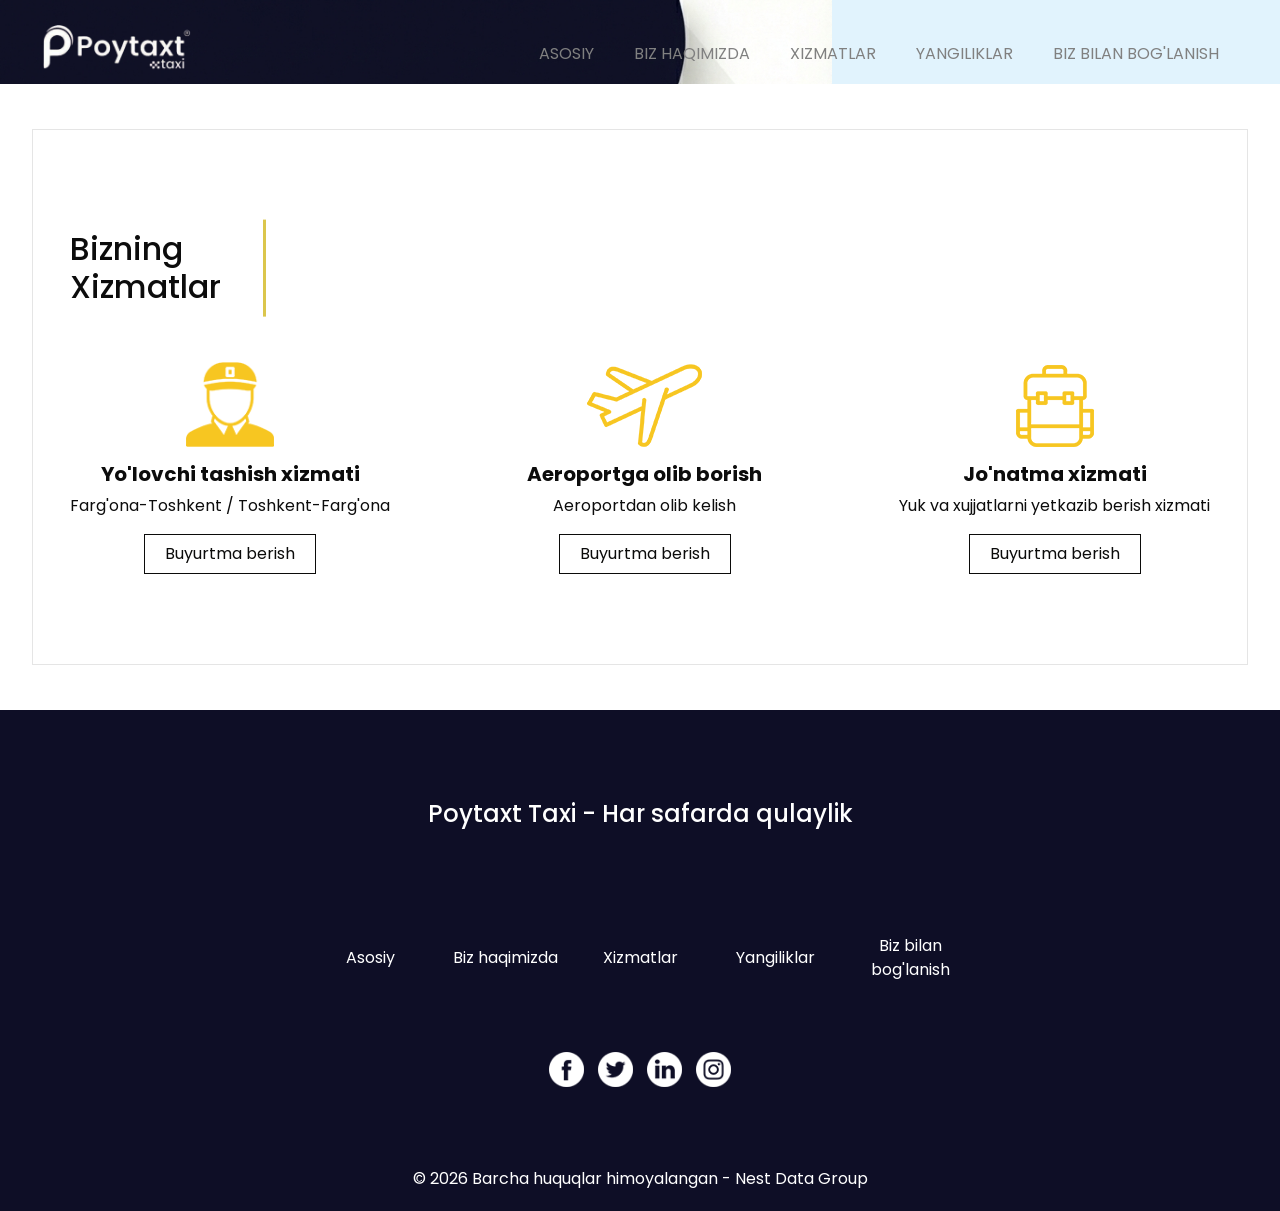
<file: service.html>
<!DOCTYPE html>
<html>

<head>
  <!-- Basic -->
  <meta charset="utf-8" />
  <meta http-equiv="X-UA-Compatible" content="IE=edge" />
  <!-- Mobile Metas -->
  <meta name="viewport" content="width=device-width, initial-scale=1, shrink-to-fit=no" />
  <!-- Site Metas -->
  <meta name="keywords" content="" />
  <meta name="description" content="" />
  <meta name="author" content="" />

  <title>Urotaxi</title>


  <!-- slider stylesheet -->
  <link rel="stylesheet" type="text/css" href="https://cdnjs.cloudflare.com/ajax/libs/OwlCarousel2/2.3.4/assets/owl.carousel.min.css" />

  <!-- bootstrap core css -->
  <link rel="stylesheet" type="text/css" href="css/bootstrap.css" />

  <!-- fonts style -->
  <link href="https://fonts.googleapis.com/css?family=Poppins:400,700&display=swap" rel="stylesheet">

  <!-- Custom styles for this template -->
  <link href="css/style.css" rel="stylesheet" />
  <!-- responsive style -->
  <link href="css/responsive.css" rel="stylesheet" />
</head>

<body class="sub_page">

  <div class="hero_area">
    <!-- header section strats -->
    <header class="header_section">
      <div class="container-fluid">
        <nav class="navbar navbar-expand-lg custom_nav-container ">
          <a class="navbar-brand" href="index.html">
            <img src="images/logo_99.png" alt="Poytaxt Taxi Logo" class="logo">
          </a>
          </a>
          <button class="navbar-toggler" type="button" data-toggle="collapse" data-target="#navbarSupportedContent" aria-controls="navbarSupportedContent" aria-expanded="false" aria-label="Toggle navigation">
            <span class="navbar-toggler-icon"></span>
          </button>

          <div class="collapse navbar-collapse" id="navbarSupportedContent">
            <div class="d-flex ml-auto flex-column flex-lg-row align-items-center">
              <ul class="navbar-nav  ">
                <li class="nav-item ">
                  <a class="nav-link" href="index.html">Asosiy <span class="sr-only">(current)</span></a>
                </li>
                <li class="nav-item">
                  <a class="nav-link" href="about.html"> Biz haqimizda</a>
                </li>
                <li class="nav-item active">
                  <a class="nav-link" href="service.html"> Xizmatlar </a>
                </li>
                <li class="nav-item">
                  <a class="nav-link" href="news.html"> Yangiliklar</a>
                </li>
                <li class="nav-item">
                  <a class="nav-link" href="contact.html">Biz bilan bog'lanish</a>
                </li>

              </ul>
            </div>
          </div>
        </nav>
      </div>
    </header>
    <!-- end header section -->
  </div>

  <!-- service section -->

  <section class="service_section layout_padding">
    <div class="container">
      <div class="heading_container">
        <h2>
          Bizning <br>
          Xizmatlar
        </h2>
      </div>
      <div class="service_container">
        <div class="box">
          <div class="img-box">
            <img src="images/delivery-man.png" alt="">
          </div>
          <div class="detail-box">
            <h5>
              Yo'lovchi tashish xizmati
            </h5>
            <p>
              Farg'ona-Toshkent / Toshkent-Farg'ona
            </p>
            <a href="index.html">
              Buyurtma berish
            </a>
          </div>
        </div>
        <div class="box">
          <div class="img-box">
            <img src="images/airplane.png" alt="">
          </div>
          <div class="detail-box">
            <h5>
              Aeroportga olib borish
            </h5>
            <p>
              Aeroportdan olib kelish
            </p>
            <a href="index.html">
              Buyurtma berish
            </a>
          </div>
        </div>
        <div class="box">
          <div class="img-box">
            <img src="images/backpack.png" alt="">
          </div>
          <div class="detail-box">
            <h5>
              Jo'natma xizmati
            </h5>
            <p>
              Yuk va xujjatlarni yetkazib berish xizmati
            </p>
            <a href="index.html">
              Buyurtma berish
            </a>
          </div>
        </div>
      </div>
    </div>
  </section>

  <!-- end service section -->

  <!-- info section -->

  <section class="info_section layout_padding-top layout_padding2-bottom">
    <div class="container">
      <div class="box">
        <div class="info_form">
          <h4>
            Poytaxt Taxi - Har safarda qulaylik
          </h4>
          <form action="">

            <div class="d-flex justify-content-end">

            </div>
          </form>
        </div>
        <div class="info_links">
          <ul>
            <li class=" ">
              <a class="" href="index.html">Asosiy <span class="sr-only">(current)</span></a>
            </li>
            <li class="">
              <a class="" href="about.html"> Biz haqimizda</a>
            </li>
            <li class="">
              <a class="" href="service.html"> Xizmatlar </a>
            </li>
            <li class="">
              <a class="" href="news.html"> Yangiliklar</a>
            </li>
            <li class="">
              <a class="" href="contact.html">Biz bilan bog'lanish</a>
            </li>

          </ul>
        </div>
        <div class="info_social">
          <div>
            <a href="">
              <img src="images/fb.png" alt="">
            </a>
          </div>
          <div>
            <a href="">
              <img src="images/twitter.png" alt="">
            </a>
          </div>
          <div>
            <a href="">
              <img src="images/linkedin.png" alt="">
            </a>
          </div>
          <div>
            <a href="">
              <img src="images/instagram.png" alt="">
            </a>
          </div>
        </div>
      </div>
    </div>

  </section>

  <!-- end info section -->

  <!-- footer section -->
  <section class="container-fluid footer_section">
    <div class="container">
      <p>
        &copy; 2026 Barcha huquqlar himoyalangan - 
        <a href="https://html.design/">Nest Data Group</a>
      </p>
    </div>
  </section>
  <!-- footer section -->

  <script type="text/javascript" src="js/jquery-3.4.1.min.js"></script>
  <script type="text/javascript" src="js/bootstrap.js"></script>
  <script type="text/javascript" src="https://cdnjs.cloudflare.com/ajax/libs/OwlCarousel2/2.3.4/owl.carousel.min.js">
  </script>


  <!-- owl carousel script -->
  <script type="text/javascript">
    $(".owl-carousel").owlCarousel({
      loop: true,
      margin: 20,
      navText: [],
      autoplay: true,
      autoplayHoverPause: true,
      responsive: {
        0: {
          items: 1
        },
        768: {
          items: 2
        },
        1000: {
          items: 2
        }
      }
    });
  </script>
  <!-- end owl carousel script -->

</body>

</html>
</file>
<file: css/style.css>
html {
	overflow-x: hidden;
}

body {
	font-family: 'Poppins', sans-serif;
	color: #0c0c0c;
	background-color: #ffffff;
}

.layout_padding {
	padding: 90px 0;
}

.layout_padding2 {
	padding: 45px 0;
}

.layout_padding2-top {
	padding-top: 45px;
}

.layout_padding2-bottom {
	padding-bottom: 45px;
}

.layout_padding-top {
	padding-top: 90px;
}

.layout_padding-bottom {
	padding-bottom: 90px;
}

.heading_container {
	display: -webkit-box;
	display: -ms-flexbox;
	display: flex;
	margin-bottom: 45px;
}

.heading_container h2 {
	position: relative;
	margin: 0;
	padding: 10px 0;
}

.heading_container h2::before {
	content: '';
	position: absolute;
	width: 3px;
	height: 100%;
	top: 50%;
	right: -45px;
	-webkit-transform: translateY(-50%);
	transform: translateY(-50%);
	z-index: 1;
	background-color: #dbc64c;
	background-repeat: no-repeat;
}

/*header section*/
.hero_area {
	min-height: 100vh;
	position: relative;
	background-image: url(../images/hero-bg.jpg);
	background-size: cover;
}

.hero_area::before {
	content: '';
	position: absolute;
	top: 0;
	left: 0;
	height: 100%;
	width: 65%;
	background-image: url(../images/hero-bg2.png);
	background-size: 100%;
	background-repeat: no-repeat;
}

.sub_page .hero_area {
	min-height: auto;
	background-image: none;
	background-color: #e1f3fd;
}

.sub_page .service_section {
	margin: 45px auto;
}

.header_section .container-fluid {
	padding-right: 25px;
	padding-left: 25px;
}

.header_section .nav_container {
	margin: 0 auto;
}

.custom_nav-container .navbar-nav .nav-item .nav-link {
	margin: 10px 20px;
	padding: 0;
	color: grey;
	text-align: center;
	position: relative;
	text-transform: uppercase;
}

a,
a:hover,
a:focus {
	text-decoration: none;
}

a:hover,
a:focus {
	color: initial;
}

.btn,
.btn:focus {
	outline: none !important;
	-webkit-box-shadow: none;
	box-shadow: none;
}

.custom_nav-container .nav_search-btn {
	background-image: url(../images/search-icon.png);
	background-size: 20px;
	background-repeat: no-repeat;
	background-position: center 5px;
	width: 35px;
	height: 35px;
	padding: 0;
	border: none;
}

.navbar-brand {
	display: -webkit-box;
	display: -ms-flexbox;
	display: flex;
}

.navbar-brand span {
	font-size: 24px;
	font-weight: 700;
	color: white;
	text-transform: uppercase;
}

.custom_nav-container {
	z-index: 99999;
	padding-top: 20px;
	-webkit-box-align: end;
	-ms-flex-align: end;
	align-items: flex-end;
}

.navbar-expand-lg .navbar-collapse {
	-webkit-box-align: end;
	-ms-flex-align: end;
	align-items: flex-end;
}

.custom_nav-container .navbar-toggler {
	outline: none;
}

.custom_nav-container .navbar-toggler .navbar-toggler-icon {
	background-image: url(../images/menu.png);
	background-size: 45px;
}

/*end header section*/
/* slider section */
.slider_section {
	height: calc(100% - 80px);
	display: -webkit-box;
	display: -ms-flexbox;
	display: flex;
	-webkit-box-align: center;
	-ms-flex-align: center;
	align-items: center;
	z-index: 2;
	color: #3b3a3a;
	padding: 45px 0 75px 0;
}

.slider_section .row {
	-webkit-box-align: center;
	-ms-flex-align: center;
	align-items: center;
}

.slider_section div#carouselExampleIndicators {
	width: 130%;
	margin-left: -20%;
	position: unset;
}

.slider_section .box {
	padding-left: 15%;
	margin-bottom: 100px;
}

.slider_section .box .detail-box {
	padding-right: 10%;
}

.slider_section .box .detail-box h4 {
	font-weight: bold;
	margin-bottom: 0;
	color: #4f4f4f;
}

.slider_section .box .detail-box h1 {
	font-weight: bold;
	margin-bottom: 30px;
	text-transform: uppercase;
	font-size: 3rem;
	color: #4f4f4f;
}

/* Mobile uchun */
@media (max-width: 768px) {
	.slider_section .box .detail-box h1 {
		font-size: 1.8rem;
	}
}

.slider_section .box .img-box {
	margin: 0 7%;
}

.slider_section .box .img-box img {
	width: 100%;
}

.slider_section .box .btn-box {
	margin-top: 15px;
}

.slider_section .box .btn-box a {
	text-align: center;
	display: inline-block;
	padding: 8px 30px;
	border: 1px solid #0b0b0a;
	background-color: transparent;
	color: #0b0b0a;
}

.slider_section .box .btn-box a:hover {
	background-color: #0b0b0a;
	color: #ffffff;
}

.slider_section .slider_form {
	width: 400px;
	padding: 25px;
	background-color: #0e0e26;
	border-radius: 10px;
	margin: auto;
}

.slider_section .slider_form h4 {
	font-weight: bold;
	text-align: center;
	color: #ffffff;
	margin-bottom: 20px;
}

.slider_section .slider_form form {
	margin: 15px 0;
}

.slider_section .slider_form form input {
	width: 100%;
	height: 40px;
	border: none;
	outline: none;
	margin-bottom: 15px;
	padding-left: 15px;
}

.slider_section .slider_form form .btm_input {
	display: -webkit-box;
	display: -ms-flexbox;
	display: flex;
}

.slider_section .slider_form form .btm_input input {
	width: calc(95% - 116px);
	margin: 0;
	margin-right: 10px;
}
.slider_form form input,
.slider_form form select {
  width: 100%;
  padding: 10px;
  margin-bottom: 10px;
  border: none;
  outline: none;
}

.slider_section .slider_form form .btm_input button {
	-webkit-box-flex: 1;
	-ms-flex: 1;
	flex: 1;
	min-width: 116px;
	border: 2px solid #ffffff; /* oq ramka qo‘shildi */
	border-radius: 5px; /* ixtiyoriy: biroz yumaloq burchaklar */
	outline: none;
	background-color: #0e0e26;
	color: #ffffff;
	padding: 10px 20px; /* ixtiyoriy: kattaroq click zone uchun */
	cursor: pointer; /* sichqoncha ustida ko‘rinadigan qo‘shimcha */
	transition: 0.3s ease; /* hoverda yumshoq effekt uchun */
}

/* hover effekti (ixtiyoriy) */
.slider_section .slider_form form .btm_input button:hover {
	background-color: #ffffff;
	color: #0e0e26;
}

.slider_section .carousel-indicators {
	margin: 0;
	-webkit-box-pack: start;
	-ms-flex-pack: start;
	justify-content: flex-start;
	left: 10%;
}

.slider_section .carousel-indicators li {
	width: 18px;
	height: 18px;
	border-radius: 100%;
	background-color: #282828;
	opacity: 1;
}

.slider_section .carousel-indicators li.active {
	background-color: #dbc64c;
}

.about_section .row {
	-webkit-box-align: center;
	-ms-flex-align: center;
	align-items: center;
}

.about_section .detail-box {
	position: relative;
	padding-right: 75px;
}

.about_section .detail-box a {
	display: inline-block;
	padding: 8px 25px;
	border: 1px solid #0b0b0a;
	background-color: transparent;
	color: #0b0b0a;
	margin-top: 25px;
}

.about_section .detail-box a:hover {
	background-color: #0b0b0a;
	color: #ffffff;
}

.about_section .detail-box::before {
	content: '';
	position: absolute;
	width: 3px;
	height: 65%;
	top: 10%;
	right: 25px;
	z-index: 1;
	background-color: #dbc64c;
	background-repeat: no-repeat;
}

.about_section .img-box {
	padding: 75px 45px;
}

.about_section .img-box img {
	width: 100%;
	position: relative;
	z-index: 2;
}

.about_section .img-box::before {
	content: '';
	position: absolute;
	top: 0;
	left: 0;
	width: 60%;
	height: 100%;
	background-color: #0e0e26;
	z-index: 1;
	border-radius: 10px;
}

.service_section {
	width: 95%;
	margin: auto;
	border: 1px solid #e5e5e5;
}

.service_section .service_container {
	display: -webkit-box;
	display: -ms-flexbox;
	display: flex;
	text-align: center;
	-webkit-box-pack: justify;
	-ms-flex-pack: justify;
	justify-content: space-between;
}

.service_section .service_container .box .img-box {
	height: 85px;
	display: -webkit-box;
	display: -ms-flexbox;
	display: flex;
	-webkit-box-pack: center;
	-ms-flex-pack: center;
	justify-content: center;
	-webkit-box-align: end;
	-ms-flex-align: end;
	align-items: flex-end;
}

.service_section .service_container .box .img-box img {
	max-width: 100%;
	max-height: 100%;
}

.service_section .service_container .box .detail-box {
	margin-top: 15px;
}

.service_section .service_container .box .detail-box h5 {
	font-weight: bold;
}

.service_section .service_container .box .detail-box a {
	display: inline-block;
	padding: 7px 20px;
	border: 1px solid #0b0b0a;
	background-color: transparent;
	color: #0b0b0a;
}

.service_section .service_container .box .detail-box a:hover {
	background-color: #0b0b0a;
	color: #ffffff;
}

.news_section .news_container {
	display: -webkit-box;
	display: -ms-flexbox;
	display: flex;
	-webkit-box-pack: center;
	-ms-flex-pack: center;
	justify-content: center;
	padding: 0 25px;
}

.news_section .news_container .date-box {
	background-color: #252525;
	padding: 7px 25px;
	color: #ffffff;
	margin-bottom: -15px;
	position: relative;
	z-index: 2;
}

.news_section .news_container .date-box h6 {
	margin: 0;
}

.news_section .news_container .box {
	margin: 0 20px;
	display: -webkit-box;
	display: -ms-flexbox;
	display: flex;
	-webkit-box-orient: vertical;
	-webkit-box-direction: normal;
	-ms-flex-direction: column;
	flex-direction: column;
	-webkit-box-align: center;
	-ms-flex-align: center;
	align-items: center;
}

.news_section .news_container .box .img-box {
	width: 100%;
}

.news_section .news_container .box .img-box img {
	width: 100%;
}

.news_section .news_container .box .detail-box {
	background-color: #0e0e26;
	color: white;
	padding: 15px;
}

.news_section .news_container .box .detail-box h6 {
	font-weight: bold;
	font-size: 18px;
}

.news_section .news_container .box .detail-box p {
	margin: 0;
}

.client_section .carousel-wrap {
	margin: 0 auto;
	padding: 0 5%;
	position: relative;
}

.client_section .owl-nav > div {
	margin-top: -26px;
	position: absolute;
	top: 50%;
	color: #cdcbcd;
}

.client_section .owl-carousel .owl-nav .owl-prev,
.client_section .owl-carousel .owl-nav .owl-next {
	width: 50px;
	height: 50px;
	background-color: #000000;
	background-size: 9px;
	background-position: center;
	border-radius: 100%;
	background-repeat: no-repeat;
	position: absolute;
	top: 50%;
	-webkit-transform: translateY(-50%);
	transform: translateY(-50%);
	outline: none;
}

.client_section .owl-carousel .owl-nav .owl-prev:hover,
.client_section .owl-carousel .owl-nav .owl-next:hover {
	background-color: #0e0e26;
}

.client_section .owl-carousel .owl-nav .owl-prev {
	background-image: url(../images/prev.png);
	left: -10%;
}

.client_section .owl-carousel .owl-nav .owl-prev:hover {
	background-image: url(../images/prev-white.png);
}

.client_section .owl-carousel .owl-nav .owl-next {
	right: -10%;
	background-image: url(../images/next.png);
}

.client_section .owl-carousel .owl-nav .owl-next:hover {
	background-image: url(../images/next-white.png);
}

.client_section .box {
	padding: 35px 45px 15px 45px;
	margin: 15px;
	-webkit-box-shadow: 0 0 25px 0 rgba(0, 0, 0, 0.1);
	box-shadow: 0 0 25px 0 rgba(0, 0, 0, 0.1);
	position: relative;
}

.client_section .box .img-box {
	max-width: 125px;
	min-width: 125px;
}

.client_section .box .img-box img {
	width: 100%;
}

.client_section .box .detail-box {
	margin-top: 15px;
}

.client_section .box .detail-box img {
	width: 25px;
}

.client_section .box > div {
	position: relative;
	z-index: 2;
}

.client_section .box::after {
	content: '';
	position: absolute;
	top: 0;
	left: 0;
	width: 100%;
	height: 90px;
	background-color: #0e0e26;
	z-index: 1;
}

.client_section .carousel-wrap {
	margin: 0 auto;
	padding: 0 5%;
	position: relative;
	margin-bottom: 45px;
}

.client_section .owl-carousel .owl-nav .owl-prev,
.client_section .owl-carousel .owl-nav .owl-next {
	width: 50px;
	height: 50px;
	background-color: #252525;
	background-size: 15px;
	background-position: center;
	border-radius: 100%;
	background-repeat: no-repeat;
	position: absolute;
	top: initial;
	bottom: -75px;
	outline: none;
}

.client_section .owl-carousel .owl-nav .owl-prev:hover,
.client_section .owl-carousel .owl-nav .owl-next:hover {
	background-color: #0e0e26;
}

.client_section .owl-carousel .owl-nav .owl-prev {
	background-image: url(../images/prev.png);
	left: -5%;
}

.client_section .owl-carousel .owl-nav .owl-next {
	left: calc(-5% + 55px);
	background-image: url(../images/next.png);
}

.client_section .owl-carousel .owl-dots.disabled,
.client_section .owl-carousel .owl-nav.disabled {
	display: block;
}

.contact_section .row {
	-webkit-box-align: center;
	-ms-flex-align: center;
	align-items: center;
}

.contact_section .contact_form {
	padding: 25px;
	background-color: #0e0e26;
	margin: 0 45px;
}

.contact_section .contact_form h4 {
	color: #ffffff;
	margin-bottom: 20px;
}

.contact_section .contact_form form {
	margin: 15px 0;
}

.contact_section .contact_form form input {
	width: 100%;
	height: 40px;
	border: none;
	outline: none;
	margin-bottom: 15px;
	padding-left: 10px;
}
/* Bu kod date time inputni sozlaydi*/
.time-wrapper{
  position:relative;
  max-width:320px;
}

.time-placeholder{
  position:absolute;
  left:10px;
  top:50%;
  transform:translateY(-50%);
  color:#999;
  font-size:16px;
  pointer-events:none;
}

.time-input{
  width:100%;
  padding:8px;
  border-radius:6px;
  border:1px solid #ccc;
  box-sizing:border-box;
}


.contact_section .contact_form form input.message_input {
	height: 75px;
}

.contact_section .contact_form form button {
	padding: 8px 30px;
	border: 2px solid #ffffff; /* oq ramka */
	border-radius: 5px; /* yumaloq burchaklar */
	outline: none;
	background-color: #0e0e26;
	color: #ffffff;
	font-size: 15px;
	text-transform: uppercase;
	font-weight: bold;
	cursor: pointer; /* sichqoncha ko‘rsatgichi */
	transition: 0.3s ease; /* hoverda yumshoq o‘tish */
}

/* Hover effekti */
.contact_section .contact_form form button:hover {
	background-color: #ffffff; /* fon oqga o‘zgaradi */
	color: #0e0e26; /* text qora bo‘ladi */
	border-color: #0e0e26; /* hoverda ramkani fon bilan moslash */
}

.contact_section .img-box img {
	width: 100%;
}

.app_section {
	background-color: #0e0e26;
	color: #ffffff;
}

.app_section .row {
	-webkit-box-align: center;
	-ms-flex-align: center;
	align-items: center;
}

.app_section .detail-box h2 {
	color: white;
	text-transform: uppercase;
	font-weight: bold;
}

.app_section .detail-box .text-box {
	margin-top: 25px;
}

.app_section .detail-box .text-box h5 {
	text-transform: uppercase;
	font-size: 22px;
	font-weight: bold;
	padding-top: 70px;
}

.app_section .detail-box .btn-box {
	margin: 25px -5px 0 -5px;
	display: -webkit-box;
	display: -ms-flexbox;
	display: flex;
}

.app_section .detail-box .btn-box a {
	margin: 5px;
}

.app_section .img-box {
	display: -webkit-box;
	display: -ms-flexbox;
	display: flex;
	-webkit-box-pack: center;
	-ms-flex-pack: center;
	justify-content: center;
	-webkit-box-align: center;
	-ms-flex-align: center;
	align-items: center;
}

.app_section .img-box img {
	max-width: 100%;
}

.why_section .why_container {
	padding-left: 10%;
}

.why_section .box {
	display: -webkit-box;
	display: -ms-flexbox;
	display: flex;
	-webkit-box-align: center;
	-ms-flex-align: center;
	align-items: center;
}

.why_section .box .img-box {
	min-width: 90px;
	min-height: 90px;
	background-color: #252525;
	border-radius: 100%;
	display: -webkit-box;
	display: -ms-flexbox;
	display: flex;
	-webkit-box-pack: center;
	-ms-flex-pack: center;
	justify-content: center;
	-webkit-box-align: center;
	-ms-flex-align: center;
	align-items: center;
	margin-right: 45px;
}

.why_section .box .img-box img {
	max-width: 30px;
	-webkit-transition: all 1s;
	transition: all 1s;
}

.why_section .box .img-box .img-2 {
	display: none;
	opacity: 0;
}

.why_section .box .detail-box h5 {
	font-weight: bold;
}

.why_section .box .detail-box p {
	margin: 0;
}

.why_section .box:nth-child(2) {
	margin: 35px 0;
}

.why_section .box:hover .img-box {
	background-color: #0e0e26;
}

.why_section .box:hover .img-box .img-1 {
	display: none;
	opacity: 0;
}

.why_section .box:hover .img-box .img-2 {
	display: -webkit-inline-box;
	display: -ms-inline-flexbox;
	display: inline-flex;
	opacity: 1;
}

/* info section */
.info_section {
	background-color: #0e0e26;
	color: #ffffff;
}

.info_section .box {
	width: 100%;
	max-width: 675px;
	margin: 0 auto;
}

.info_section .info_form {
	margin: 0 auto;
	margin-bottom: 45px;
}

.info_section .info_form h4 {
	text-align: center;
	margin-bottom: 35px;
}

.info_section .info_form form {
	display: -webkit-box;
	display: -ms-flexbox;
	display: flex;
	-webkit-box-align: stretch;
	-ms-flex-align: stretch;
	align-items: stretch;
}

.info_section .info_form form input {
	background-color: #ffffff;
	border: none;
	width: calc(100% - 55px);
	outline: none;
	color: #000000;
	height: 42.4px;
	padding-left: 15px;
}

.info_section .info_form form input ::-webkit-input-placeholder {
	color: #9a9999;
}

.info_section .info_form form input :-ms-input-placeholder {
	color: #9a9999;
}

.info_section .info_form form input ::-ms-input-placeholder {
	color: #9a9999;
}

.info_section .info_form form input ::placeholder {
	color: #9a9999;
}

.info_section .info_form form button {
	border: none;
	outline: none;
	background-color: #0e0e26;
	width: 55px;
	font-size: 15px;
	text-transform: uppercase;
	background-image: url(../images/right-arrow.png);
	background-size: 24px;
	background-position: center;
	background-repeat: no-repeat;
}

.info_section .info_links ul {
	padding: 0;
	display: -webkit-box;
	display: -ms-flexbox;
	display: flex;
	-ms-flex-wrap: wrap;
	flex-wrap: wrap;
}

.info_section .info_links ul li {
	list-style-type: none;
	-webkit-box-flex: 1;
	-ms-flex: 1;
	flex: 1;
	text-align: center;
	display: -webkit-box;
	display: -ms-flexbox;
	display: flex;
	-webkit-box-pack: center;
	-ms-flex-pack: center;
	justify-content: center;
}

.info_section .info_links ul li a {
	color: #ffffff;
	padding: 10px;
}

.info_section .info_links a {
	display: -webkit-box;
	display: -ms-flexbox;
	display: flex;
	-webkit-box-align: center;
	-ms-flex-align: center;
	align-items: center;
	margin: 15px 0;
}

.info_section .info_social {
	display: -webkit-box;
	display: -ms-flexbox;
	display: flex;
	-webkit-box-pack: center;
	-ms-flex-pack: center;
	justify-content: center;
	margin: 45px auto 15px auto;
}

.info_section .info_social img {
	width: 35px;
	margin: 0 7px;
}

/* end info section */
/* footer section*/
.footer_section {
	background-color: #0e0e26;
	display: -webkit-box;
	display: -ms-flexbox;
	display: flex;
	-webkit-box-pack: center;
	-ms-flex-pack: center;
	justify-content: center;
	position: relative;
}

.footer_section p {
	color: white;
	margin: 0 auto;
	text-align: center;
	padding: 20px 0;
	width: 55%;
}

.footer_section a {
	color: white;
}
/*# sourceMappingURL=style.css.map */

.logo {
	height: 46px; /* match navbar height */
	width: auto; /* keeps proportions */
}
</file>
<file: css/responsive.css>
@media (max-width: 1120px) {}

@media (max-width: 992px) {
  .hero_area {
    min-height: auto;
  }

  .hero_area::before {
    width: 100%;
  }

  .slider_section .slider_form {
    width: 100%;
    max-width: 550px;
    margin-top: 45px;
    margin-bottom: 75px;
  }

  .slider_section .carousel-indicators {
    left: 0;
    justify-content: center;
  }

  .news_section .news_container {
    flex-direction: column;
  }

  .news_section .news_container .box:nth-child(2) {
    margin-top: 75px;
    margin-bottom: 75px;
  }

  .contact_section .contact_form {
    padding: 25px 15px;
    margin: 0 auto;
    max-width: 475px;
  }

  .why_section .why_container {
    padding: 0;
  }

  .info_section .box {
    width: 100%;
  }

  .footer_section p {
    width: 100%;
  }
}

@media (max-width: 768px) {

  .about_section .detail-box {
    padding: 0;
    margin-bottom: 45px;
  }

  .about_section .detail-box::before {
    right: -5px;
  }

  .about_section .img-box {
    padding: 45px 0;
  }

  .service_section .service_container .box:nth-child(2) {
    margin: 45px 0;
  }

  .service_section .service_container {
    flex-direction: column;
  }

  .contact_section .img-box {
    padding-left: 25px;
    margin-top: 35px;
  }

  .app_section .detail-box {
    margin-bottom: 35px;
  }

  .info_section .info_links ul {
    flex-direction: column;
    align-items: center;
  }


}

@media (max-width: 576px) {
  .news_section .news_container {
    padding: 0;
  }
}

@media (max-width: 480px) {}

@media (max-width: 420px) {
  .why_section .box {
    flex-direction: column;
    align-items: center;
    text-align: center;
  }

  .why_section .box .img-box {
    margin: 0;
    margin-bottom: 25px;
  }
}

@media (max-width: 360px) {
  .app_section .detail-box .btn-box {
    flex-direction: column;
    align-items: center;
  }
}

@media (min-width: 1200px) {
  .container {
    max-width: 1170px;
  }
}
</file>
